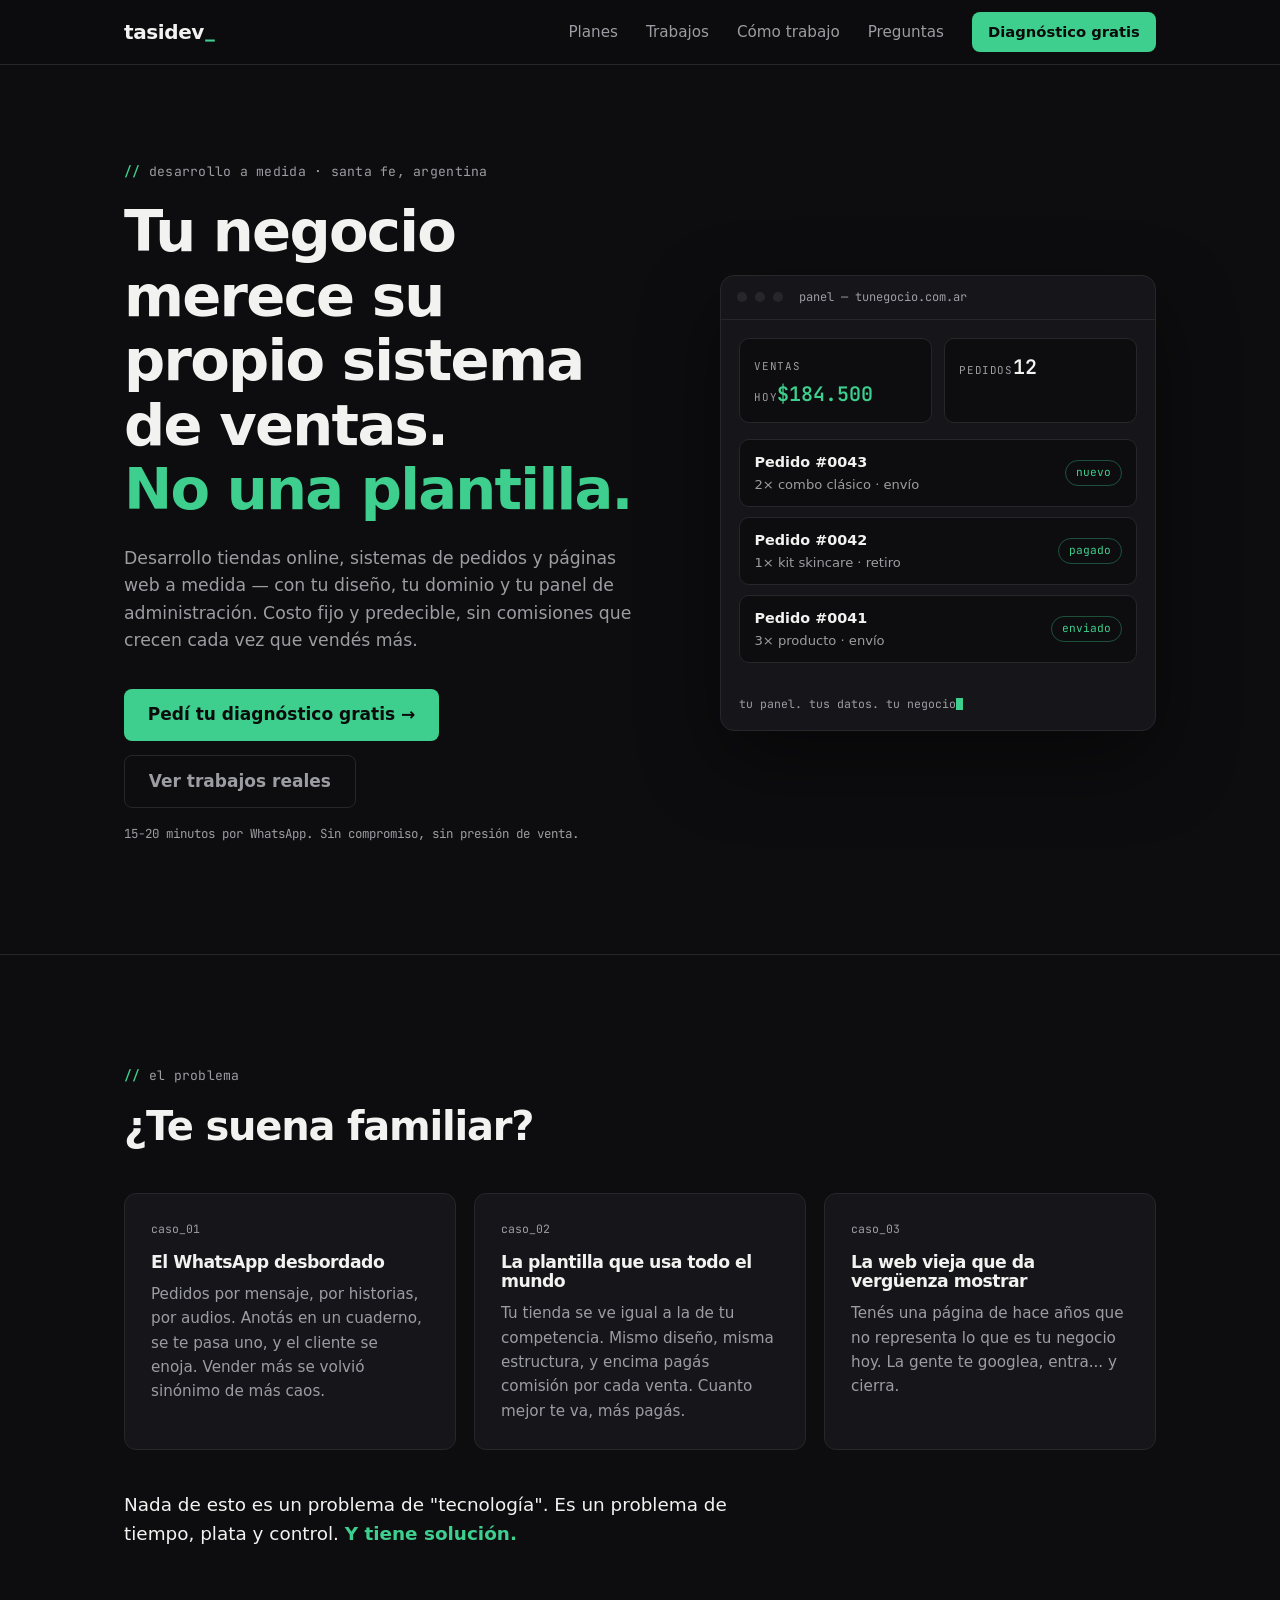
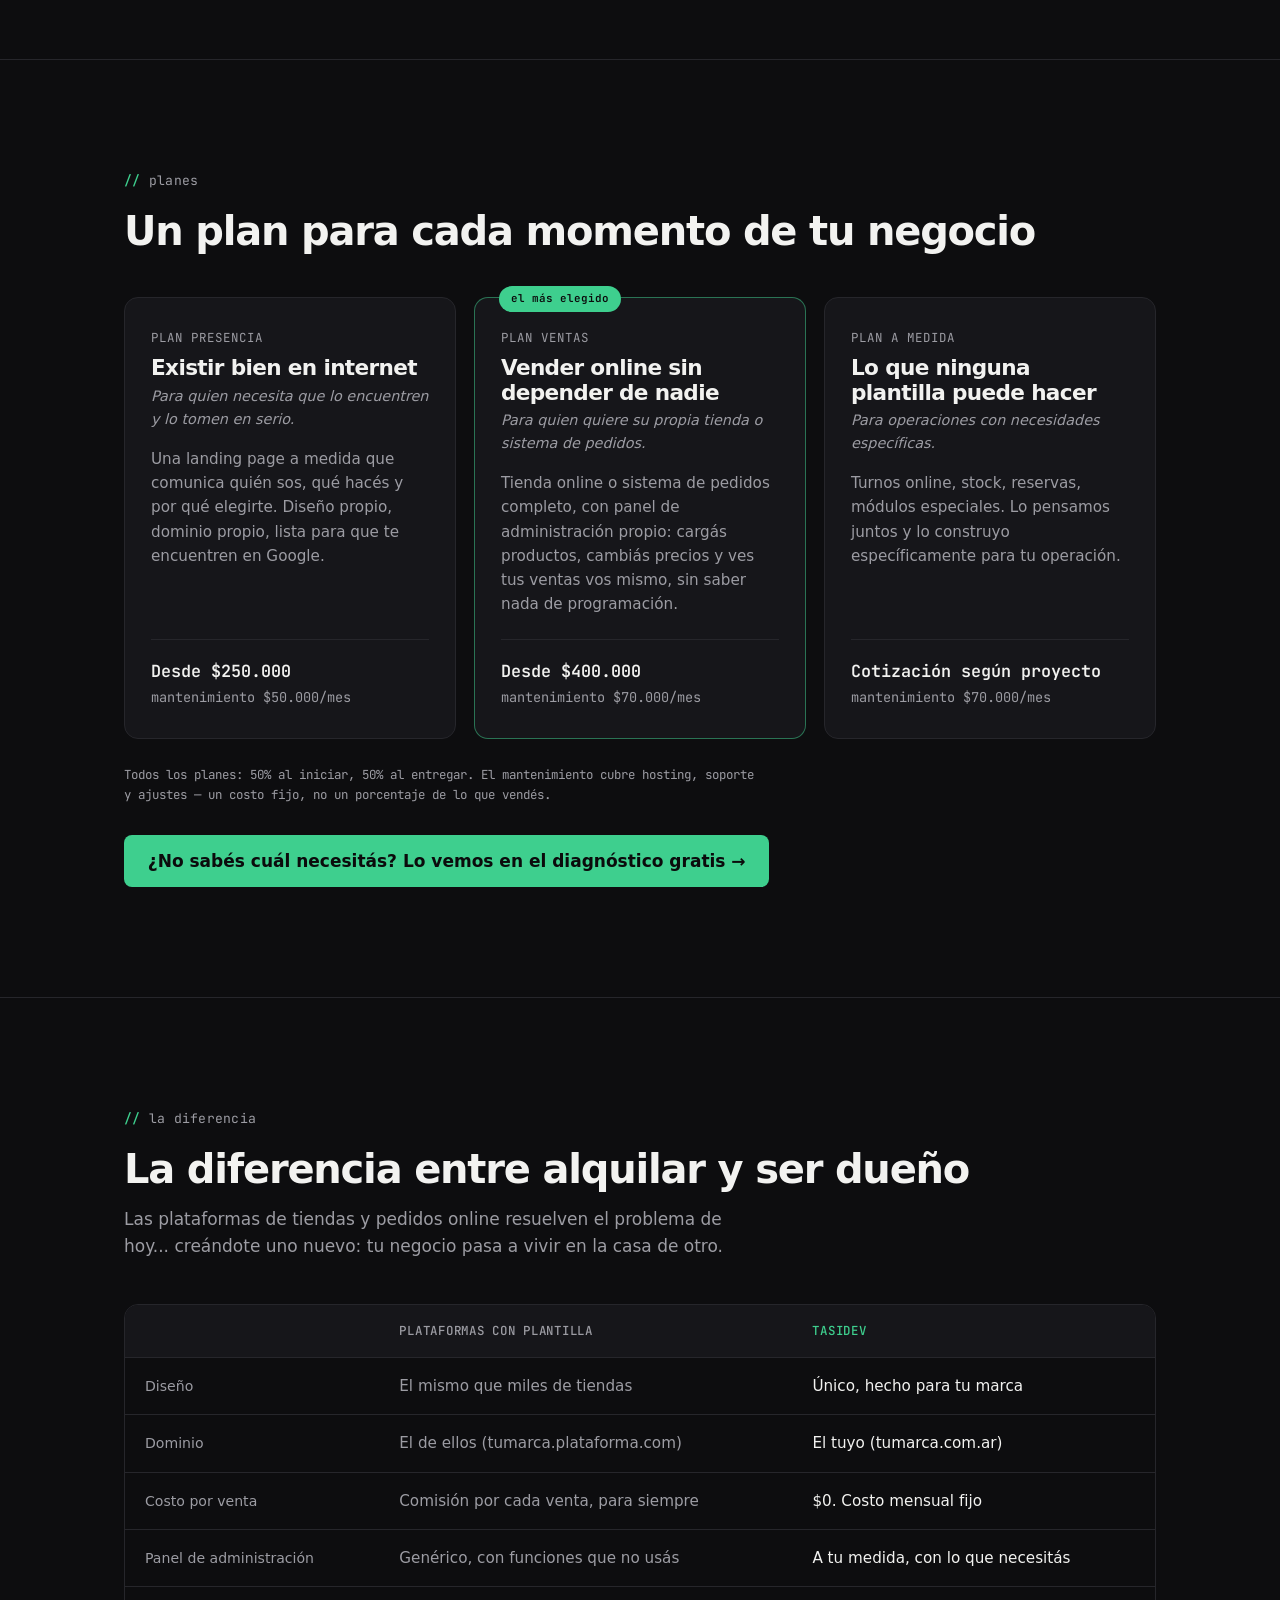
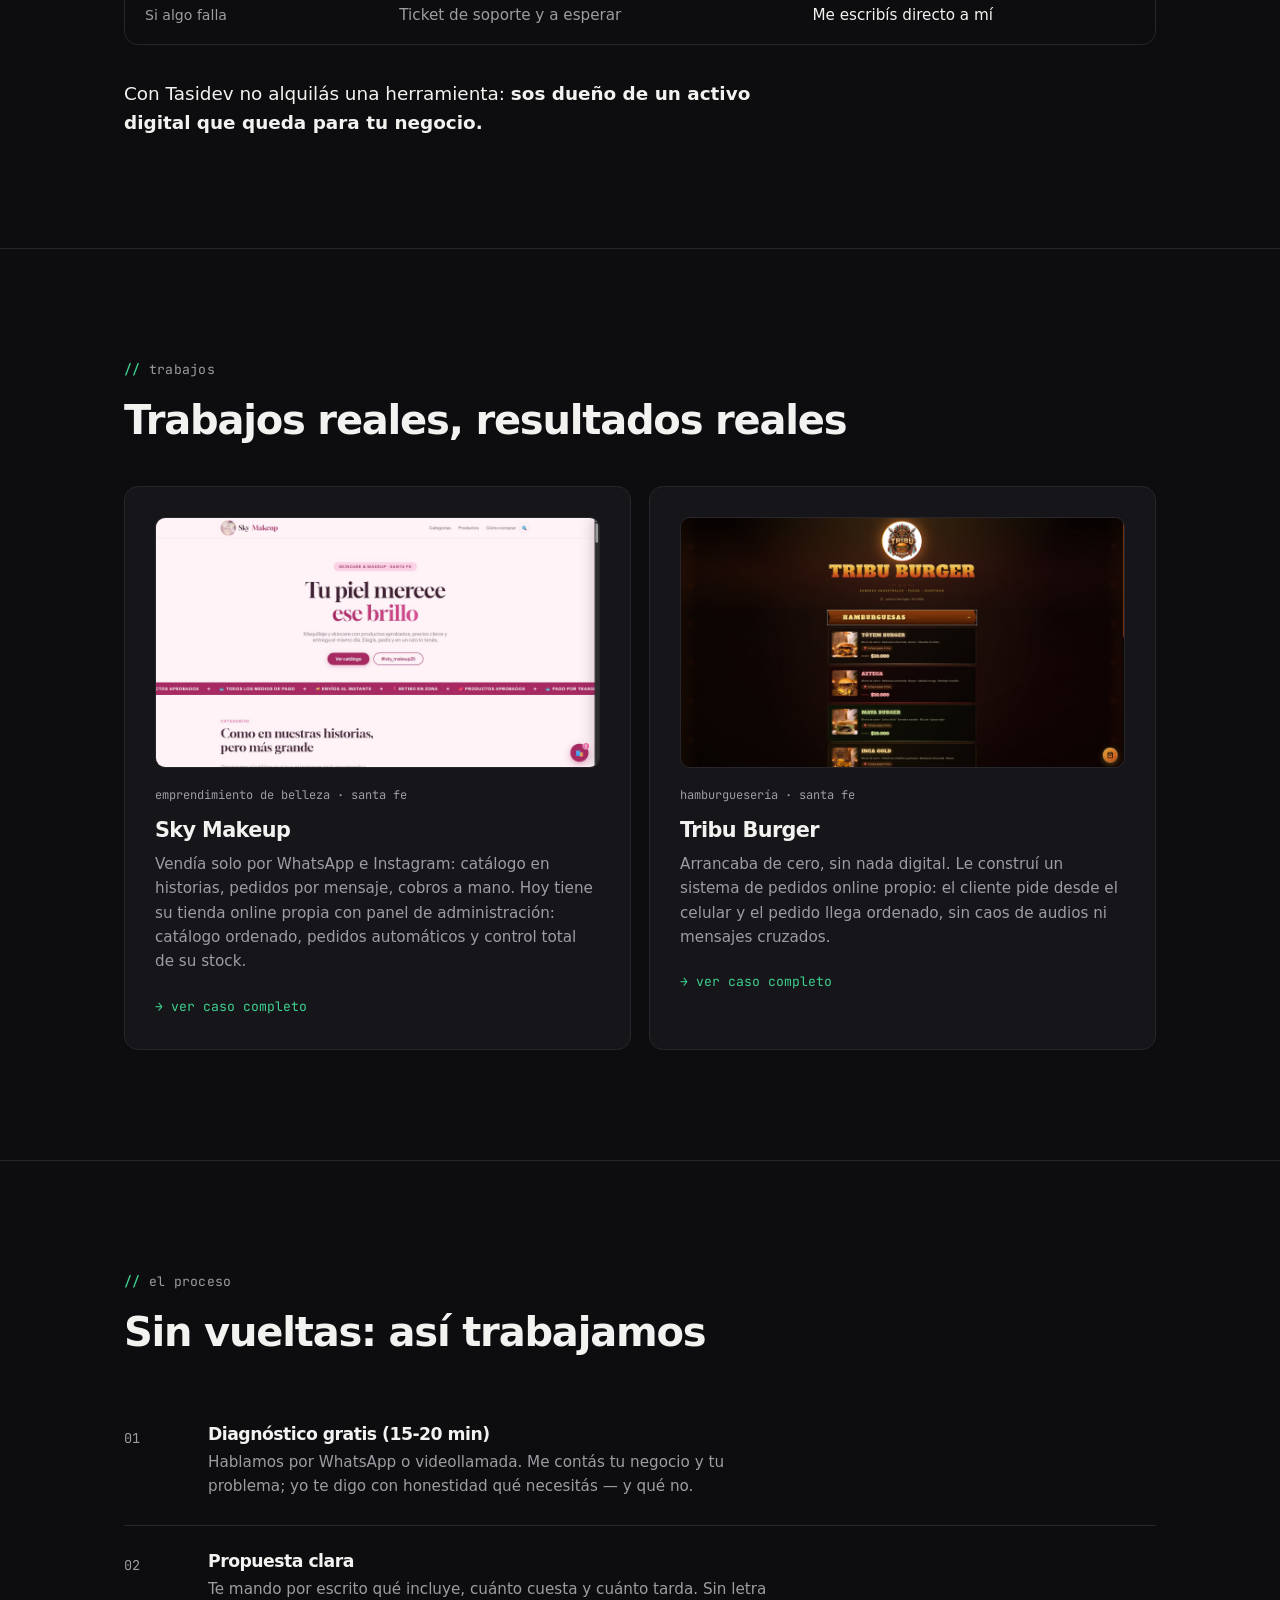
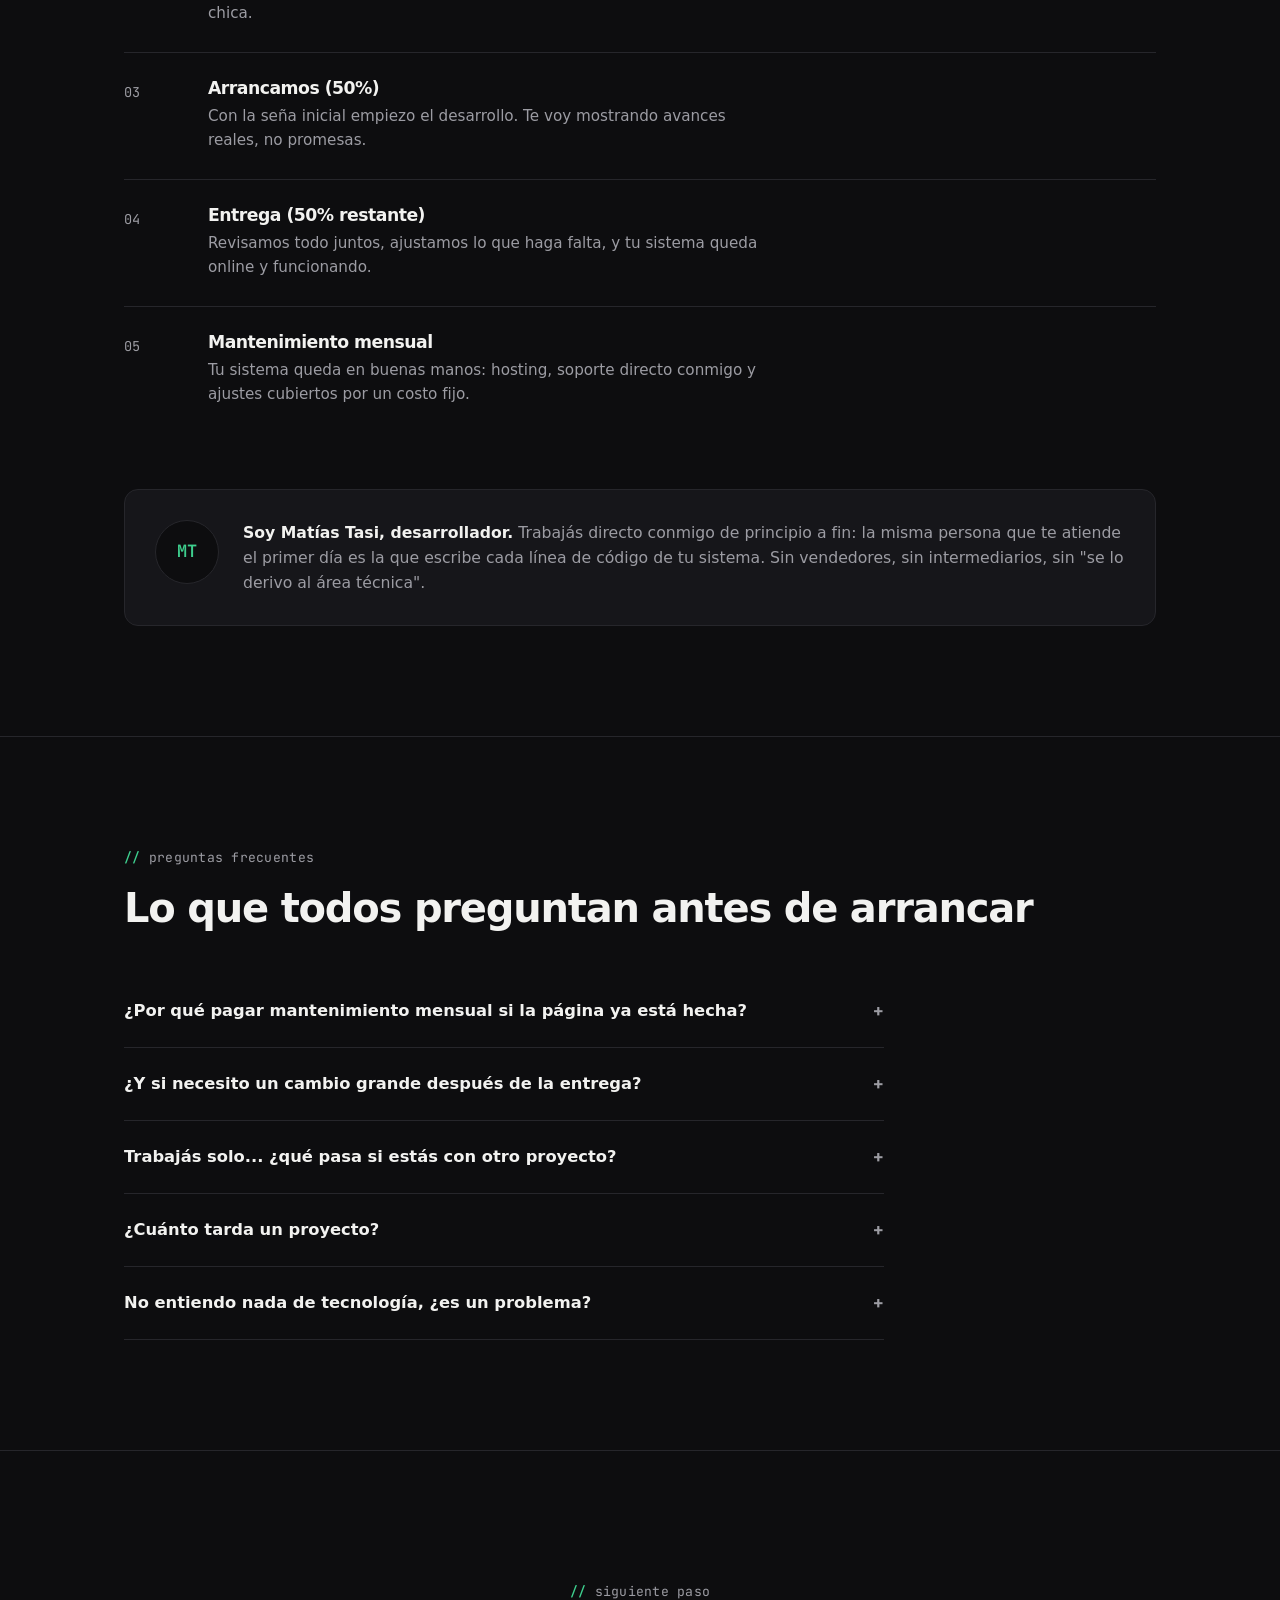
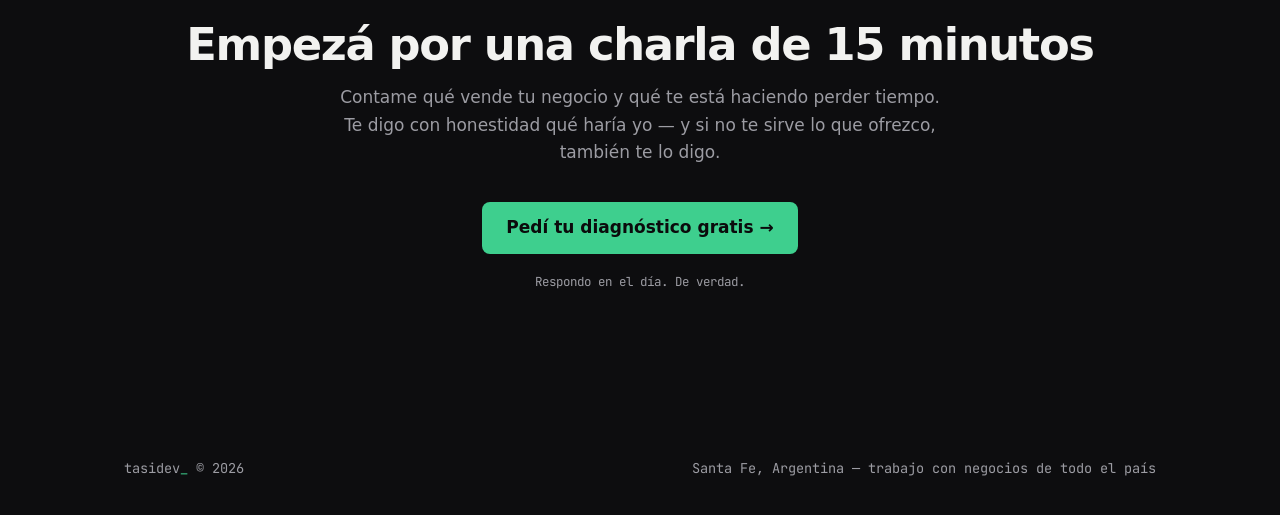
<file: index.html>
<!DOCTYPE html>
<html lang="es">
<head>
<meta name="google-site-verification" content="PS1zG6v0tL_TmkrEyiHNj0bSGiIZiZyIJ7NPTrde_4I" />
<meta charset="UTF-8">
<meta name="viewport" content="width=device-width, initial-scale=1.0">
<title>Tasidev — Sistemas de venta a medida para tu negocio</title>
<meta name="description" content="Tiendas online, sistemas de pedidos y páginas web a medida. Tu diseño, tu dominio, tu panel. Costo fijo, sin comisiones por venta.">
<link rel="canonical" href="https://tasidev.vercel.app/">
<link rel="icon" type="image/svg+xml" href="data:image/svg+xml,%3Csvg xmlns='http://www.w3.org/2000/svg' viewBox='0 0 100 100'%3E%3Crect width='100' height='100' rx='20' fill='%230D0D0F'/%3E%3Ctext x='50' y='68' font-family='monospace' font-size='52' font-weight='700' fill='%233ECF8E' text-anchor='middle'%3ET%3C/text%3E%3C/svg%3E">

<!-- Open Graph -->
<meta property="og:type" content="website">
<meta property="og:title" content="Tasidev — Tu propio sistema de ventas, no una plantilla">
<meta property="og:description" content="Tiendas online, sistemas de pedidos y páginas web a medida. Tu diseño, tu dominio, tu panel. Costo fijo, sin comisiones por venta.">
<meta property="og:url" content="https://tasidev.vercel.app/">
<meta property="og:locale" content="es_AR">
<meta property="og:site_name" content="Tasidev">

<!-- Twitter Card -->
<meta name="twitter:card" content="summary_large_image">
<meta name="twitter:title" content="Tasidev — Tu propio sistema de ventas, no una plantilla">
<meta name="twitter:description" content="Tiendas online, sistemas de pedidos y páginas web a medida. Costo fijo, sin comisiones por venta.">

<!-- Datos estructurados: negocio local -->
<script type="application/ld+json">
{
  "@context": "https://schema.org",
  "@type": "ProfessionalService",
  "name": "Tasidev",
  "description": "Desarrollo de tiendas online, sistemas de pedidos y páginas web a medida para negocios locales.",
  "url": "https://www.tasidev.com.ar/",
  "areaServed": "AR",
  "address": {
    "@type": "PostalAddress",
    "addressLocality": "Santa Fe",
    "addressCountry": "AR"
  },
  "founder": {
    "@type": "Person",
    "name": "Matías Ignacio Tasi"
  }
}
</script>

<link href="https://api.fontshare.com/v2/css?f[]=satoshi@400,500,700,900&display=swap" rel="stylesheet">
<link href="https://fonts.googleapis.com/css2?family=JetBrains+Mono:wght@400;500;600&display=swap" rel="stylesheet">
<link rel="stylesheet" href="/styles.css">
<!-- Google Analytics -->
<script async src="https://www.googletagmanager.com/gtag/js?id=G-D98WBKCW3M"></script>
<script>
  window.dataLayer = window.dataLayer || [];
  function gtag(){dataLayer.push(arguments);}
  gtag('js', new Date());
  gtag('config', 'G-D98WBKCW3M');
</script>
</head>
<body>

<header>
  <div class="wrap nav">
    <a class="logo" href="#top">tasidev<span class="tick">_</span></a>
    <nav class="nav-links">
      <a href="#planes">Planes</a>
      <a href="#casos">Trabajos</a>
      <a href="#proceso">Cómo trabajo</a>
      <a href="#faq">Preguntas</a>
      <a class="btn" href="https://wa.me/5493426264360?text=Hola%20Mat%C3%ADas!%20Quiero%20coordinar%20el%20diagn%C3%B3stico%20gratis%20para%20mi%20negocio.">Diagnóstico gratis</a>
    </nav>
  </div>
</header>

<!-- HERO -->
<section class="hero" id="top">
  <div class="wrap hero-grid">
    <div>
      <span class="eyebrow"><b>//</b> desarrollo a medida · santa fe, argentina</span>
      <h1>Tu negocio merece su propio sistema de ventas.<br><span class="accent">No una plantilla.</span></h1>
      <p class="sub">Desarrollo tiendas online, sistemas de pedidos y páginas web a medida — con tu diseño, tu dominio y tu panel de administración. Costo fijo y predecible, sin comisiones que crecen cada vez que vendés más.</p>
      <div class="hero-ctas">
        <a class="btn" href="https://wa.me/5493426264360?text=Hola%20Mat%C3%ADas!%20Quiero%20coordinar%20el%20diagn%C3%B3stico%20gratis%20para%20mi%20negocio.">Pedí tu diagnóstico gratis →</a>
        <a class="btn btn-ghost" href="#casos">Ver trabajos reales</a>
      </div>
      <p class="micro">15-20 minutos por WhatsApp. Sin compromiso, sin presión de venta.</p>
    </div>
    <div class="panel" aria-hidden="true">
      <div class="panel-bar">
        <span class="dot"></span><span class="dot"></span><span class="dot"></span>
        <span class="title">panel — tunegocio.com.ar</span>
      </div>
      <div class="panel-body">
        <div class="stat-row">
          <div class="stat"><span class="k">Ventas hoy</span><span class="v g">$184.500</span></div>
          <div class="stat"><span class="k">Pedidos</span><span class="v">12</span></div>
        </div>
        <div class="order"><div><div class="who">Pedido #0043</div><div class="what">2× combo clásico · envío</div></div><span class="st">nuevo</span></div>
        <div class="order"><div><div class="who">Pedido #0042</div><div class="what">1× kit skincare · retiro</div></div><span class="st">pagado</span></div>
        <div class="order"><div><div class="who">Pedido #0041</div><div class="what">3× producto · envío</div></div><span class="st">enviado</span></div>
      </div>
      <div class="panel-foot">tu panel. tus datos. tu negocio<span class="cursor"></span></div>
    </div>
  </div>
</section>

<!-- PROBLEMA -->
<section>
  <div class="wrap">
    <span class="eyebrow"><b>//</b> el problema</span>
    <h2>¿Te suena familiar?</h2>
    <div class="cards3">
      <div class="card">
        <span class="tag">caso_01</span>
        <h3>El WhatsApp desbordado</h3>
        <p>Pedidos por mensaje, por historias, por audios. Anotás en un cuaderno, se te pasa uno, y el cliente se enoja. Vender más se volvió sinónimo de más caos.</p>
      </div>
      <div class="card">
        <span class="tag">caso_02</span>
        <h3>La plantilla que usa todo el mundo</h3>
        <p>Tu tienda se ve igual a la de tu competencia. Mismo diseño, misma estructura, y encima pagás comisión por cada venta. Cuanto mejor te va, más pagás.</p>
      </div>
      <div class="card">
        <span class="tag">caso_03</span>
        <h3>La web vieja que da vergüenza mostrar</h3>
        <p>Tenés una página de hace años que no representa lo que es tu negocio hoy. La gente te googlea, entra... y cierra.</p>
      </div>
    </div>
    <p class="problema-cierre">Nada de esto es un problema de "tecnología". Es un problema de tiempo, plata y control. <b>Y tiene solución.</b></p>
  </div>
</section>

<!-- PLANES -->
<section id="planes">
  <div class="wrap">
    <span class="eyebrow"><b>//</b> planes</span>
    <h2>Un plan para cada momento de tu negocio</h2>
    <div class="planes">
      <div class="plan">
        <span class="nombre">Plan Presencia</span>
        <h3>Existir bien en internet</h3>
        <p class="para">Para quien necesita que lo encuentren y lo tomen en serio.</p>
        <p class="desc">Una landing page a medida que comunica quién sos, qué hacés y por qué elegirte. Diseño propio, dominio propio, lista para que te encuentren en Google.</p>
        <div class="precio"><span class="n">Desde $250.000</span>mantenimiento $50.000/mes</div>
      </div>
      <div class="plan featured">
        <span class="badge">el más elegido</span>
        <span class="nombre">Plan Ventas</span>
        <h3>Vender online sin depender de nadie</h3>
        <p class="para">Para quien quiere su propia tienda o sistema de pedidos.</p>
        <p class="desc">Tienda online o sistema de pedidos completo, con panel de administración propio: cargás productos, cambiás precios y ves tus ventas vos mismo, sin saber nada de programación.</p>
        <div class="precio"><span class="n">Desde $400.000</span>mantenimiento $70.000/mes</div>
      </div>
      <div class="plan">
        <span class="nombre">Plan a Medida</span>
        <h3>Lo que ninguna plantilla puede hacer</h3>
        <p class="para">Para operaciones con necesidades específicas.</p>
        <p class="desc">Turnos online, stock, reservas, módulos especiales. Lo pensamos juntos y lo construyo específicamente para tu operación.</p>
        <div class="precio"><span class="n">Cotización según proyecto</span>mantenimiento $70.000/mes</div>
      </div>
    </div>
    <p class="planes-micro">Todos los planes: 50% al iniciar, 50% al entregar. El mantenimiento cubre hosting, soporte y ajustes — un costo fijo, no un porcentaje de lo que vendés.</p>
    <div class="planes-cta">
      <a class="btn" href="https://wa.me/5493426264360?text=Hola%20Mat%C3%ADas!%20No%20s%C3%A9%20qu%C3%A9%20plan%20necesito%2C%20quiero%20el%20diagn%C3%B3stico%20gratis.">¿No sabés cuál necesitás? Lo vemos en el diagnóstico gratis →</a>
    </div>
  </div>
</section>

<!-- DIFERENCIADOR -->
<section>
  <div class="wrap">
    <span class="eyebrow"><b>//</b> la diferencia</span>
    <h2>La diferencia entre alquilar y ser dueño</h2>
    <p class="lede">Las plataformas de tiendas y pedidos online resuelven el problema de hoy... creándote uno nuevo: tu negocio pasa a vivir en la casa de otro.</p>
    <div class="tabla">
      <table>
        <thead>
          <tr><th></th><th>Plataformas con plantilla</th><th>Tasidev</th></tr>
        </thead>
        <tbody>
          <tr><td>Diseño</td><td>El mismo que miles de tiendas</td><td>Único, hecho para tu marca</td></tr>
          <tr><td>Dominio</td><td>El de ellos (tumarca.plataforma.com)</td><td>El tuyo (tumarca.com.ar)</td></tr>
          <tr><td>Costo por venta</td><td>Comisión por cada venta, para siempre</td><td>$0. Costo mensual fijo</td></tr>
          <tr><td>Panel de administración</td><td>Genérico, con funciones que no usás</td><td>A tu medida, con lo que necesitás</td></tr>
          <tr><td>Si algo falla</td><td>Ticket de soporte y a esperar</td><td>Me escribís directo a mí</td></tr>
        </tbody>
      </table>
    </div>
    <p class="tabla-cierre">Con Tasidev no alquilás una herramienta: <b>sos dueño de un activo digital que queda para tu negocio.</b></p>
  </div>
</section>

<!-- CASOS -->
<section id="casos">
  <div class="wrap">
    <span class="eyebrow"><b>//</b> trabajos</span>
    <h2>Trabajos reales, resultados reales</h2>
    <div class="casos">
      <a class="caso" href="/casos/sky-makeup">
        <div class="caso-thumb"><img src="/assets/sky-makeup.jpg" alt="Tienda online Sky Makeup" loading="lazy"></div>
        <span class="rubro">emprendimiento de belleza · santa fe</span>
        <h3>Sky Makeup</h3>
        <p>Vendía solo por WhatsApp e Instagram: catálogo en historias, pedidos por mensaje, cobros a mano. Hoy tiene su tienda online propia con panel de administración: catálogo ordenado, pedidos automáticos y control total de su stock.</p>
        <span class="ver">→ ver caso completo</span>
      </a>
      <a class="caso" href="/casos/tribu-burger">
        <div class="caso-thumb"><img src="/assets/tribu-burger.jpg" alt="Sistema de pedidos online Tribu Burger" loading="lazy"></div>
        <span class="rubro">hamburguesería · santa fe</span>
        <h3>Tribu Burger</h3>
        <p>Arrancaba de cero, sin nada digital. Le construí un sistema de pedidos online propio: el cliente pide desde el celular y el pedido llega ordenado, sin caos de audios ni mensajes cruzados.</p>
        <span class="ver">→ ver caso completo</span>
      </a>
    </div>
  </div>
</section>

<!-- PROCESO -->
<section id="proceso">
  <div class="wrap">
    <span class="eyebrow"><b>//</b> el proceso</span>
    <h2>Sin vueltas: así trabajamos</h2>
    <div class="pasos">
      <div class="paso"><span class="num">01</span><div><h3>Diagnóstico gratis (15-20 min)</h3><p>Hablamos por WhatsApp o videollamada. Me contás tu negocio y tu problema; yo te digo con honestidad qué necesitás — y qué no.</p></div></div>
      <div class="paso"><span class="num">02</span><div><h3>Propuesta clara</h3><p>Te mando por escrito qué incluye, cuánto cuesta y cuánto tarda. Sin letra chica.</p></div></div>
      <div class="paso"><span class="num">03</span><div><h3>Arrancamos (50%)</h3><p>Con la seña inicial empiezo el desarrollo. Te voy mostrando avances reales, no promesas.</p></div></div>
      <div class="paso"><span class="num">04</span><div><h3>Entrega (50% restante)</h3><p>Revisamos todo juntos, ajustamos lo que haga falta, y tu sistema queda online y funcionando.</p></div></div>
      <div class="paso"><span class="num">05</span><div><h3>Mantenimiento mensual</h3><p>Tu sistema queda en buenas manos: hosting, soporte directo conmigo y ajustes cubiertos por un costo fijo.</p></div></div>
    </div>
    <div class="nota-personal">
      <div class="avatar">MT</div>
      <p><b>Soy Matías Tasi, desarrollador.</b> Trabajás directo conmigo de principio a fin: la misma persona que te atiende el primer día es la que escribe cada línea de código de tu sistema. Sin vendedores, sin intermediarios, sin "se lo derivo al área técnica".</p>
    </div>
  </div>
</section>

<!-- FAQ -->
<section id="faq">
  <div class="wrap">
    <span class="eyebrow"><b>//</b> preguntas frecuentes</span>
    <h2>Lo que todos preguntan antes de arrancar</h2>
    <div class="faqs">
      <details>
        <summary>¿Por qué pagar mantenimiento mensual si la página ya está hecha?</summary>
        <p>Porque un sistema online vivo necesita hosting, actualizaciones de seguridad y soporte. El mantenimiento cubre todo eso con un costo fijo — y te asegura que cuando necesités un ajuste, me escribís y lo resuelvo. Es la diferencia entre tener un sistema cuidado y tener una página abandonada.</p>
      </details>
      <details>
        <summary>¿Y si necesito un cambio grande después de la entrega?</summary>
        <p>Los ajustes chicos están cubiertos por el mantenimiento. Si querés sumar algo grande (un módulo nuevo, otra funcionalidad), lo cotizamos aparte, con la misma claridad del primer día.</p>
      </details>
      <details>
        <summary>Trabajás solo... ¿qué pasa si estás con otro proyecto?</summary>
        <p>Tomo pocos proyectos a la vez, justamente para que cada uno salga bien. Y tu sistema no depende de que yo esté conectado: una vez entregado, funciona solo — el panel lo manejás vos.</p>
      </details>
      <details>
        <summary>¿Cuánto tarda un proyecto?</summary>
        <p>Depende del plan: una landing puede estar en 2-3 semanas; una tienda completa, entre 4 y 8. En la propuesta te doy el plazo concreto para tu caso.</p>
      </details>
      <details>
        <summary>No entiendo nada de tecnología, ¿es un problema?</summary>
        <p>Para nada — es lo normal. El panel de administración se diseña para que lo uses vos: si sabés usar WhatsApp, sabés usar tu sistema. Y te enseño a manejarlo en la entrega.</p>
      </details>
    </div>
  </div>
</section>

<!-- CTA FINAL -->
<section class="final" style="border-bottom:none">
  <div class="wrap">
    <span class="eyebrow" style="text-align:center"><b>//</b> siguiente paso</span>
    <h2>Empezá por una charla de 15 minutos</h2>
    <p class="lede">Contame qué vende tu negocio y qué te está haciendo perder tiempo. Te digo con honestidad qué haría yo — y si no te sirve lo que ofrezco, también te lo digo.</p>
    <a class="btn" href="https://wa.me/5493426264360?text=Hola%20Mat%C3%ADas!%20Quiero%20coordinar%20el%20diagn%C3%B3stico%20gratis%20para%20mi%20negocio.">Pedí tu diagnóstico gratis →</a>
    <p class="micro">Respondo en el día. De verdad.</p>
  </div>
</section>

<footer>
  <div class="wrap">
    <span>tasidev<span style="color:var(--green)">_</span> © 2026</span>
    <span>Santa Fe, Argentina — trabajo con negocios de todo el país</span>
  </div>
</footer>

</body>
</html>
</file>
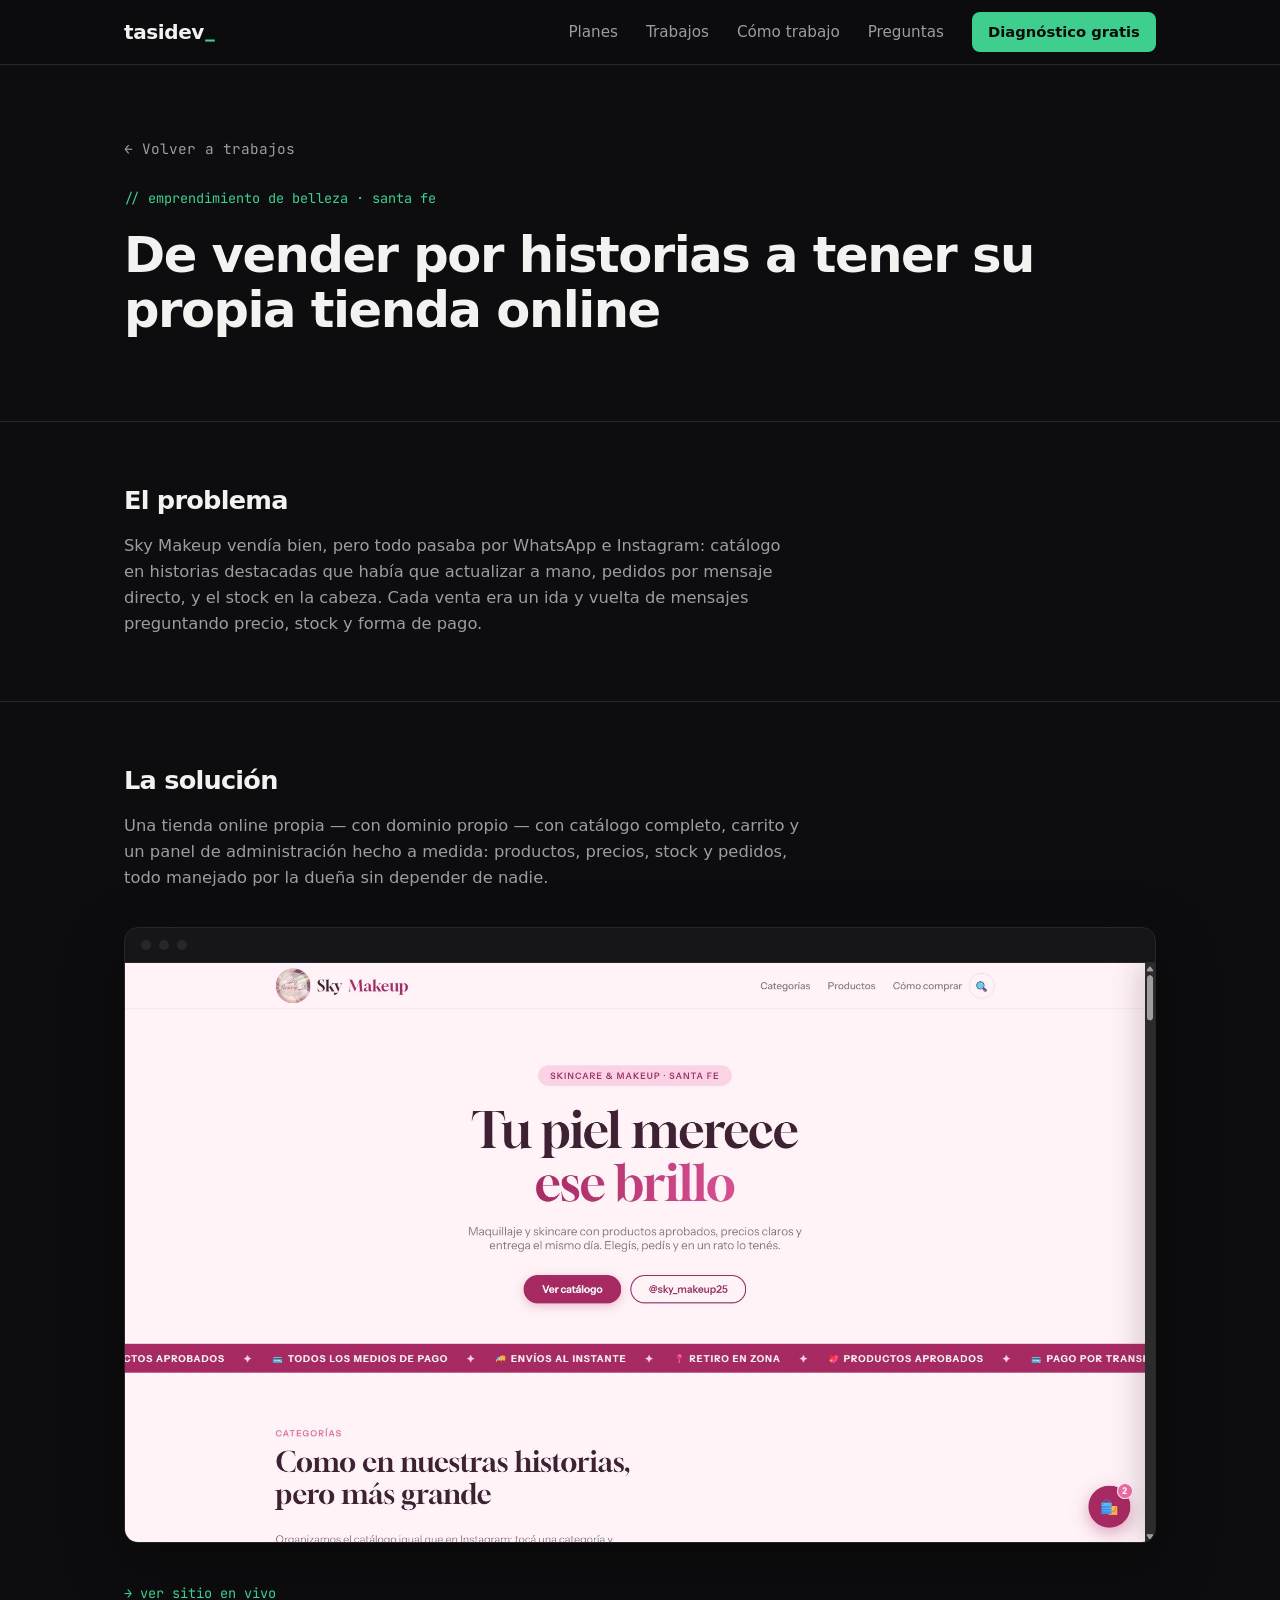
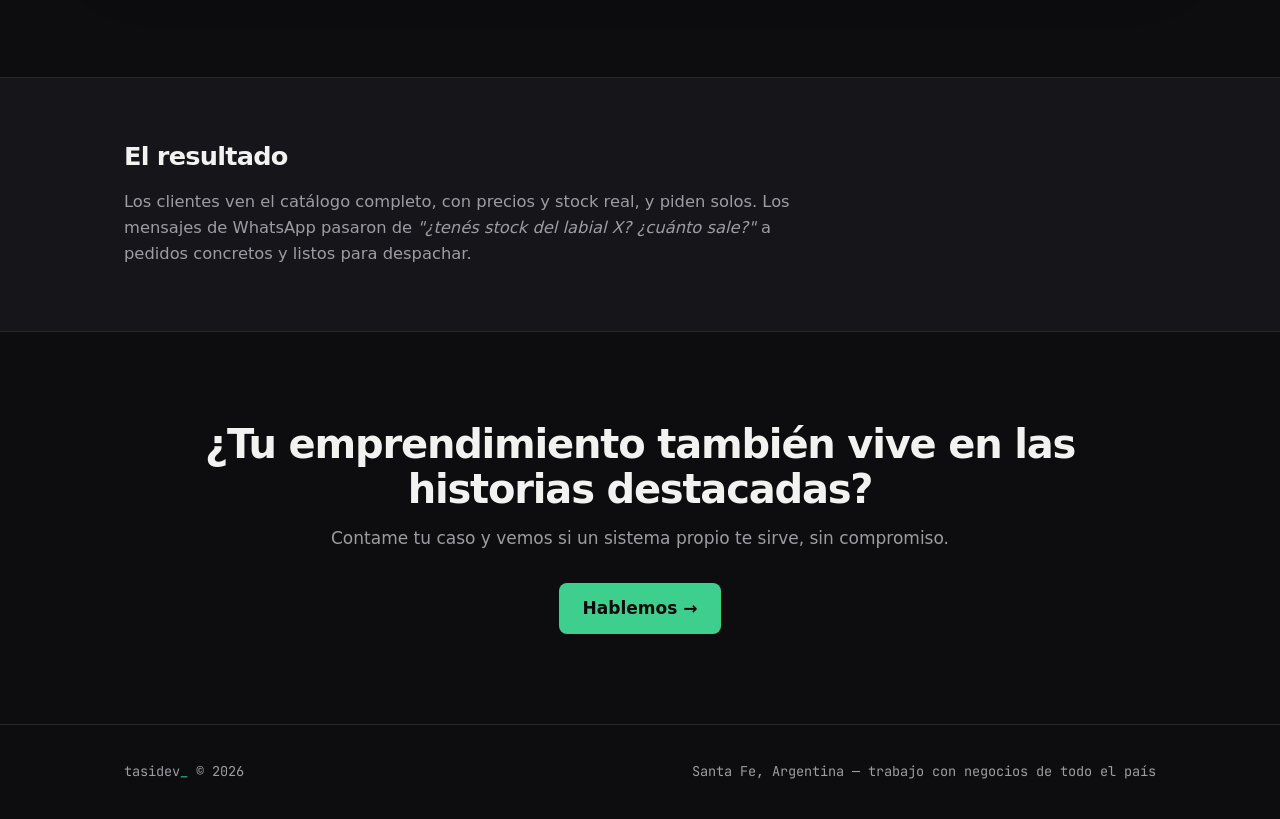
<file: casos/sky-makeup/index.html>
<!DOCTYPE html>
<html lang="es">
<head>
<meta name="google-site-verification" content="PS1zG6v0tL_TmkrEyiHNj0bSGiIZiZyIJ7NPTrde_4I" />
<meta charset="UTF-8">
<meta name="viewport" content="width=device-width, initial-scale=1.0">
<title>Sky Makeup — Caso de éxito | Tasidev</title>
<meta name="description" content="Cómo Sky Makeup pasó de vender por historias de Instagram a tener su propia tienda online con panel de administración a medida.">
<link rel="canonical" href="https://tasidev.vercel.app/casos/sky-makeup">
<link rel="icon" type="image/svg+xml" href="data:image/svg+xml,%3Csvg xmlns='http://www.w3.org/2000/svg' viewBox='0 0 100 100'%3E%3Crect width='100' height='100' rx='20' fill='%230D0D0F'/%3E%3Ctext x='50' y='68' font-family='monospace' font-size='52' font-weight='700' fill='%233ECF8E' text-anchor='middle'%3ET%3C/text%3E%3C/svg%3E">
<link href="https://api.fontshare.com/v2/css?f[]=satoshi@400,500,700,900&display=swap" rel="stylesheet">
<link href="https://fonts.googleapis.com/css2?family=JetBrains+Mono:wght@400;500;600&display=swap" rel="stylesheet">
<link rel="stylesheet" href="/styles.css">
<!-- Google Analytics -->
<script async src="https://www.googletagmanager.com/gtag/js?id=G-D98WBKCW3M"></script>
<script>
  window.dataLayer = window.dataLayer || [];
  function gtag(){dataLayer.push(arguments);}
  gtag('js', new Date());
  gtag('config', 'G-D98WBKCW3M');
</script>
</head>
<body>

<header>
  <div class="wrap nav">
    <a class="logo" href="/">tasidev<span class="tick">_</span></a>
    <nav class="nav-links">
      <a href="/#planes">Planes</a>
      <a href="/#casos">Trabajos</a>
      <a href="/#proceso">Cómo trabajo</a>
      <a href="/#faq">Preguntas</a>
      <a class="btn" href="https://wa.me/5493426264360?text=Hola%20Mat%C3%ADas!%20Quiero%20coordinar%20el%20diagn%C3%B3stico%20gratis%20para%20mi%20negocio.">Diagnóstico gratis</a>
    </nav>
  </div>
</header>

<section class="caso-hero">
  <div class="wrap">
    <a class="back-link" href="/#casos">← Volver a trabajos</a>
    <span class="rubro-tag">// emprendimiento de belleza · santa fe</span>
    <h1>De vender por historias a tener su propia tienda online</h1>
  </div>
</section>

<section class="caso-block">
  <div class="wrap">
    <h2>El problema</h2>
    <p>Sky Makeup vendía bien, pero todo pasaba por WhatsApp e Instagram: catálogo en historias destacadas que había que actualizar a mano, pedidos por mensaje directo, y el stock en la cabeza. Cada venta era un ida y vuelta de mensajes preguntando precio, stock y forma de pago.</p>
  </div>
</section>

<section class="caso-block">
  <div class="wrap">
    <h2>La solución</h2>
    <p>Una tienda online propia — con dominio propio — con catálogo completo, carrito y un panel de administración hecho a medida: productos, precios, stock y pedidos, todo manejado por la dueña sin depender de nadie.</p>
    <div class="browser-frame">
      <div class="browser-bar"><span class="dot"></span><span class="dot"></span><span class="dot"></span></div>
      <img src="/assets/sky-makeup.jpg" alt="Tienda online de Sky Makeup, hecha a medida por Tasidev">
    </div>
    <a class="live-link" href="https://skymakeup.mitsistemas.com.ar" target="_blank" rel="noopener">→ ver sitio en vivo</a>
  </div>
</section>

<section class="caso-block result">
  <div class="wrap">
    <h2>El resultado</h2>
    <p>Los clientes ven el catálogo completo, con precios y stock real, y piden solos. Los mensajes de WhatsApp pasaron de <em>"¿tenés stock del labial X? ¿cuánto sale?"</em> a pedidos concretos y listos para despachar.</p>
  </div>
</section>

<section class="caso-cta">
  <div class="wrap">
    <h2>¿Tu emprendimiento también vive en las historias destacadas?</h2>
    <p class="lede" style="margin:14px auto 30px">Contame tu caso y vemos si un sistema propio te sirve, sin compromiso.</p>
    <a class="btn" href="https://wa.me/5493426264360?text=Hola%20Mat%C3%ADas!%20Vi%20el%20caso%20de%20Sky%20Makeup%20y%20quiero%20coordinar%20mi%20diagn%C3%B3stico%20gratis.">Hablemos →</a>
  </div>
</section>

<footer>
  <div class="wrap">
    <span>tasidev<span style="color:var(--green)">_</span> © 2026</span>
    <span>Santa Fe, Argentina — trabajo con negocios de todo el país</span>
  </div>
</footer>

</body>
</html>
</file>
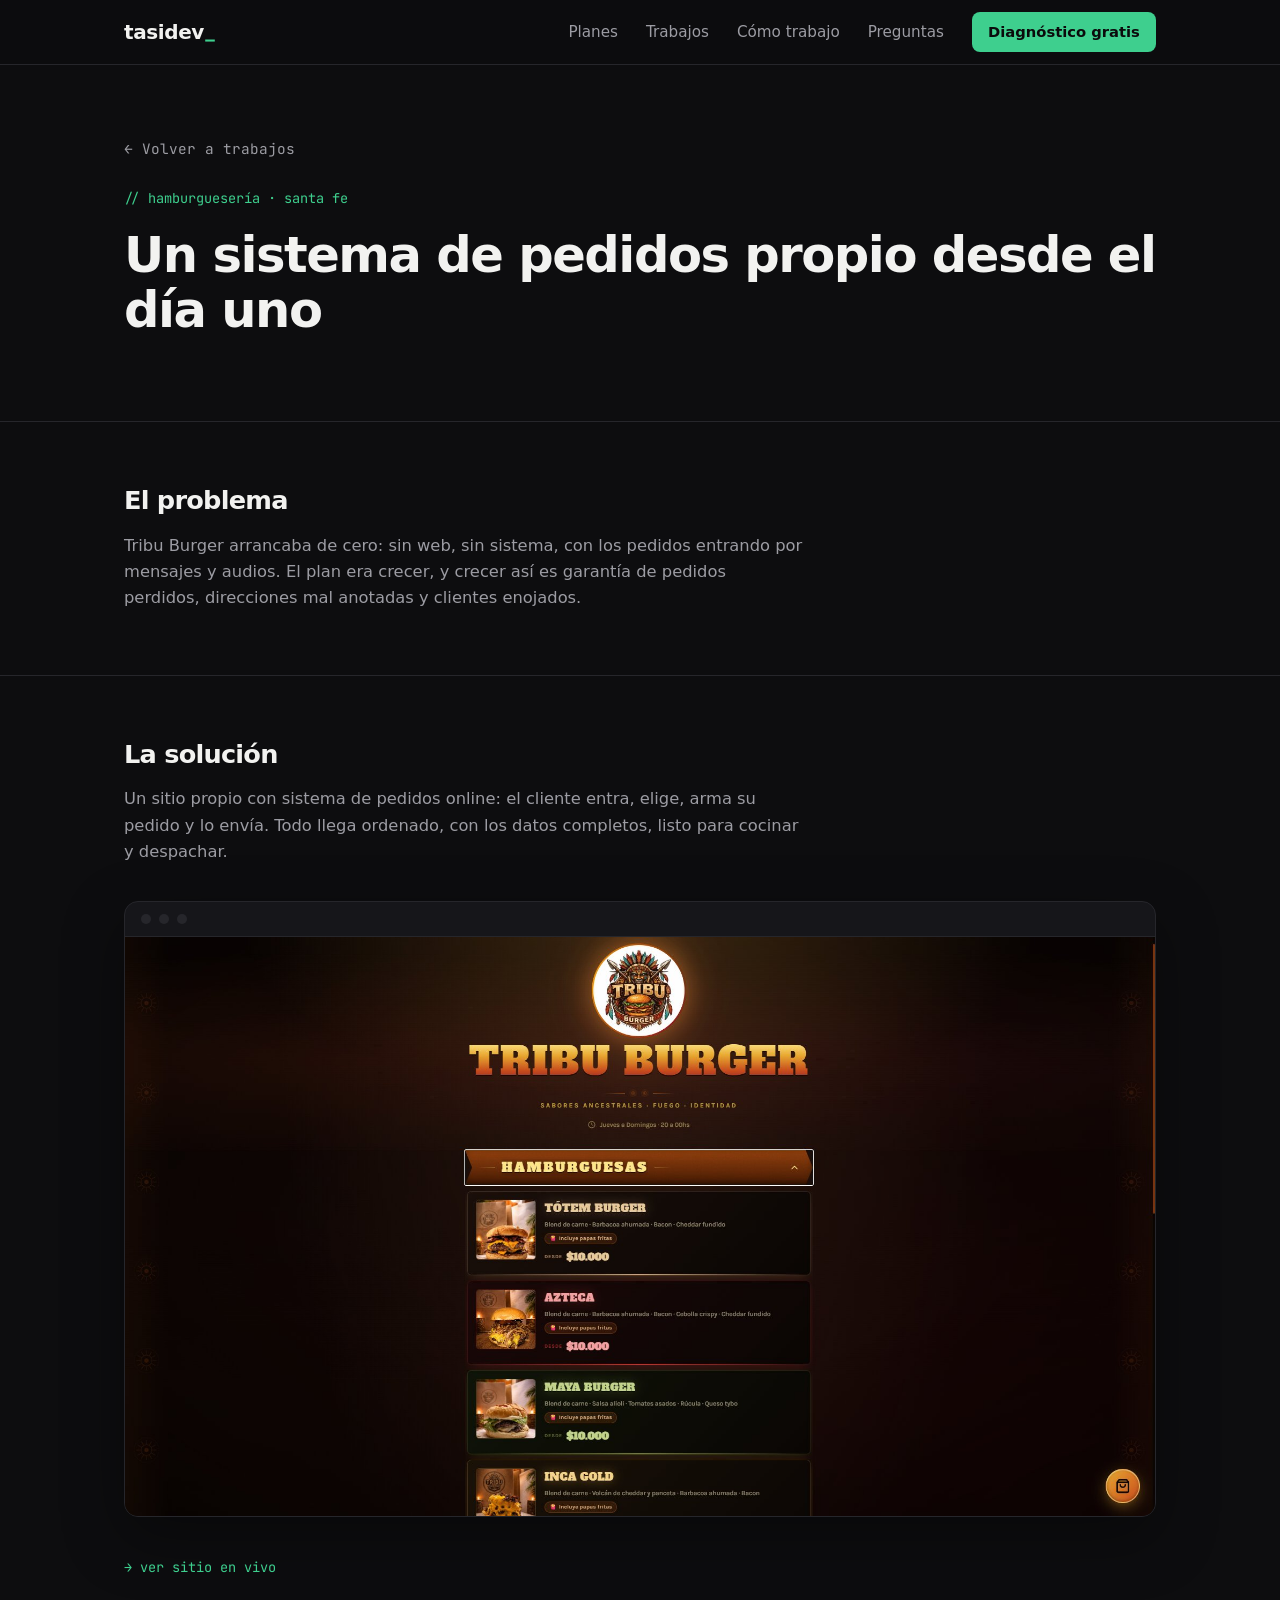
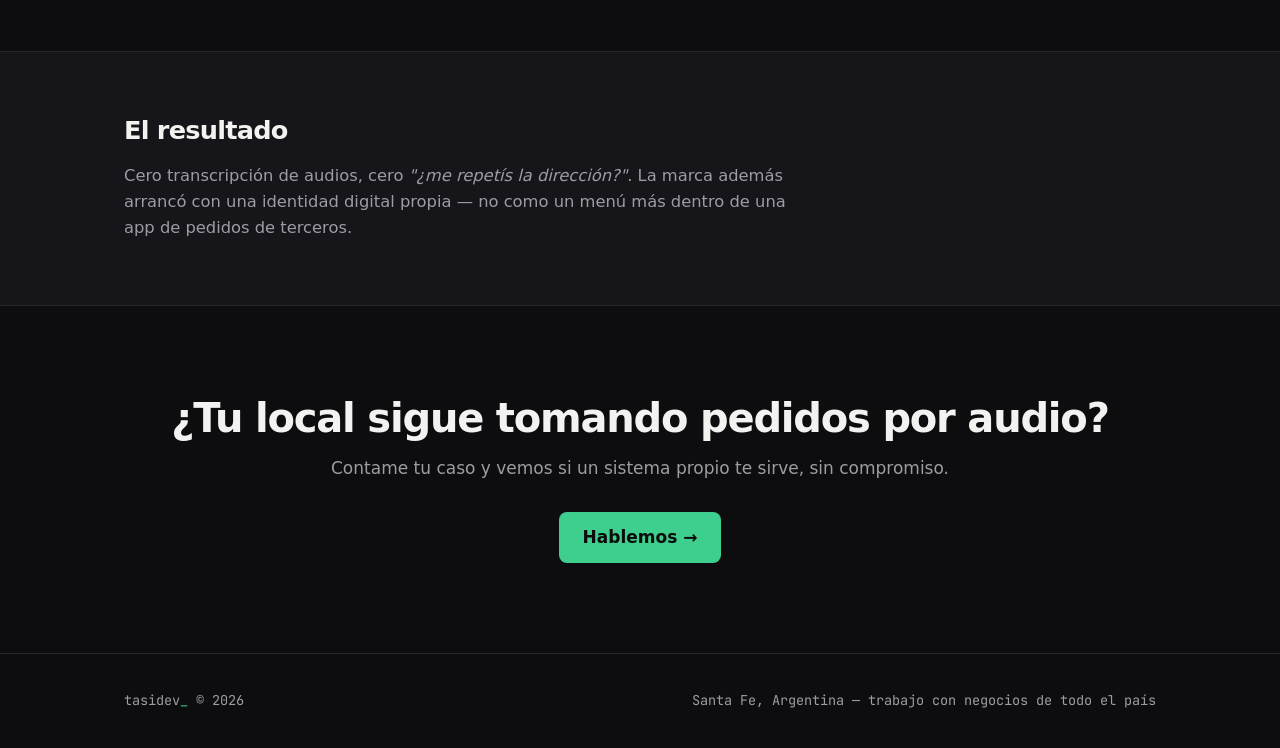
<file: casos/tribu-burger/index.html>
<!DOCTYPE html>
<html lang="es">
<head>
<meta name="google-site-verification" content="PS1zG6v0tL_TmkrEyiHNj0bSGiIZiZyIJ7NPTrde_4I" />
<meta charset="UTF-8">
<meta name="viewport" content="width=device-width, initial-scale=1.0">
<title>Tribu Burger — Caso de éxito | Tasidev</title>
<meta name="description" content="Cómo Tribu Burger arrancó desde cero con un sistema de pedidos online propio, sin depender de plataformas genéricas.">
<link rel="canonical" href="https://tasidev.vercel.app/casos/tribu-burger">
<link rel="icon" type="image/svg+xml" href="data:image/svg+xml,%3Csvg xmlns='http://www.w3.org/2000/svg' viewBox='0 0 100 100'%3E%3Crect width='100' height='100' rx='20' fill='%230D0D0F'/%3E%3Ctext x='50' y='68' font-family='monospace' font-size='52' font-weight='700' fill='%233ECF8E' text-anchor='middle'%3ET%3C/text%3E%3C/svg%3E">
<link href="https://api.fontshare.com/v2/css?f[]=satoshi@400,500,700,900&display=swap" rel="stylesheet">
<link href="https://fonts.googleapis.com/css2?family=JetBrains+Mono:wght@400;500;600&display=swap" rel="stylesheet">
<link rel="stylesheet" href="/styles.css">
<!-- Google Analytics -->
<script async src="https://www.googletagmanager.com/gtag/js?id=G-D98WBKCW3M"></script>
<script>
  window.dataLayer = window.dataLayer || [];
  function gtag(){dataLayer.push(arguments);}
  gtag('js', new Date());
  gtag('config', 'G-D98WBKCW3M');
</script>
</head>
<body>

<header>
  <div class="wrap nav">
    <a class="logo" href="/">tasidev<span class="tick">_</span></a>
    <nav class="nav-links">
      <a href="/#planes">Planes</a>
      <a href="/#casos">Trabajos</a>
      <a href="/#proceso">Cómo trabajo</a>
      <a href="/#faq">Preguntas</a>
      <a class="btn" href="https://wa.me/5493426264360?text=Hola%20Mat%C3%ADas!%20Quiero%20coordinar%20el%20diagn%C3%B3stico%20gratis%20para%20mi%20negocio.">Diagnóstico gratis</a>
    </nav>
  </div>
</header>

<section class="caso-hero">
  <div class="wrap">
    <a class="back-link" href="/#casos">← Volver a trabajos</a>
    <span class="rubro-tag">// hamburguesería · santa fe</span>
    <h1>Un sistema de pedidos propio desde el día uno</h1>
  </div>
</section>

<section class="caso-block">
  <div class="wrap">
    <h2>El problema</h2>
    <p>Tribu Burger arrancaba de cero: sin web, sin sistema, con los pedidos entrando por mensajes y audios. El plan era crecer, y crecer así es garantía de pedidos perdidos, direcciones mal anotadas y clientes enojados.</p>
  </div>
</section>

<section class="caso-block">
  <div class="wrap">
    <h2>La solución</h2>
    <p>Un sitio propio con sistema de pedidos online: el cliente entra, elige, arma su pedido y lo envía. Todo llega ordenado, con los datos completos, listo para cocinar y despachar.</p>
    <div class="browser-frame">
      <div class="browser-bar"><span class="dot"></span><span class="dot"></span><span class="dot"></span></div>
      <img src="/assets/tribu-burger.jpg" alt="Sistema de pedidos online de Tribu Burger, hecho a medida por Tasidev">
    </div>
    <a class="live-link" href="https://tribuburger.pages.dev" target="_blank" rel="noopener">→ ver sitio en vivo</a>
  </div>
</section>

<section class="caso-block result">
  <div class="wrap">
    <h2>El resultado</h2>
    <p>Cero transcripción de audios, cero <em>"¿me repetís la dirección?"</em>. La marca además arrancó con una identidad digital propia — no como un menú más dentro de una app de pedidos de terceros.</p>
  </div>
</section>

<section class="caso-cta">
  <div class="wrap">
    <h2>¿Tu local sigue tomando pedidos por audio?</h2>
    <p class="lede" style="margin:14px auto 30px">Contame tu caso y vemos si un sistema propio te sirve, sin compromiso.</p>
    <a class="btn" href="https://wa.me/5493426264360?text=Hola%20Mat%C3%ADas!%20Vi%20el%20caso%20de%20Tribu%20Burger%20y%20quiero%20coordinar%20mi%20diagn%C3%B3stico%20gratis.">Hablemos →</a>
  </div>
</section>

<footer>
  <div class="wrap">
    <span>tasidev<span style="color:var(--green)">_</span> © 2026</span>
    <span>Santa Fe, Argentina — trabajo con negocios de todo el país</span>
  </div>
</footer>

</body>
</html>
</file>
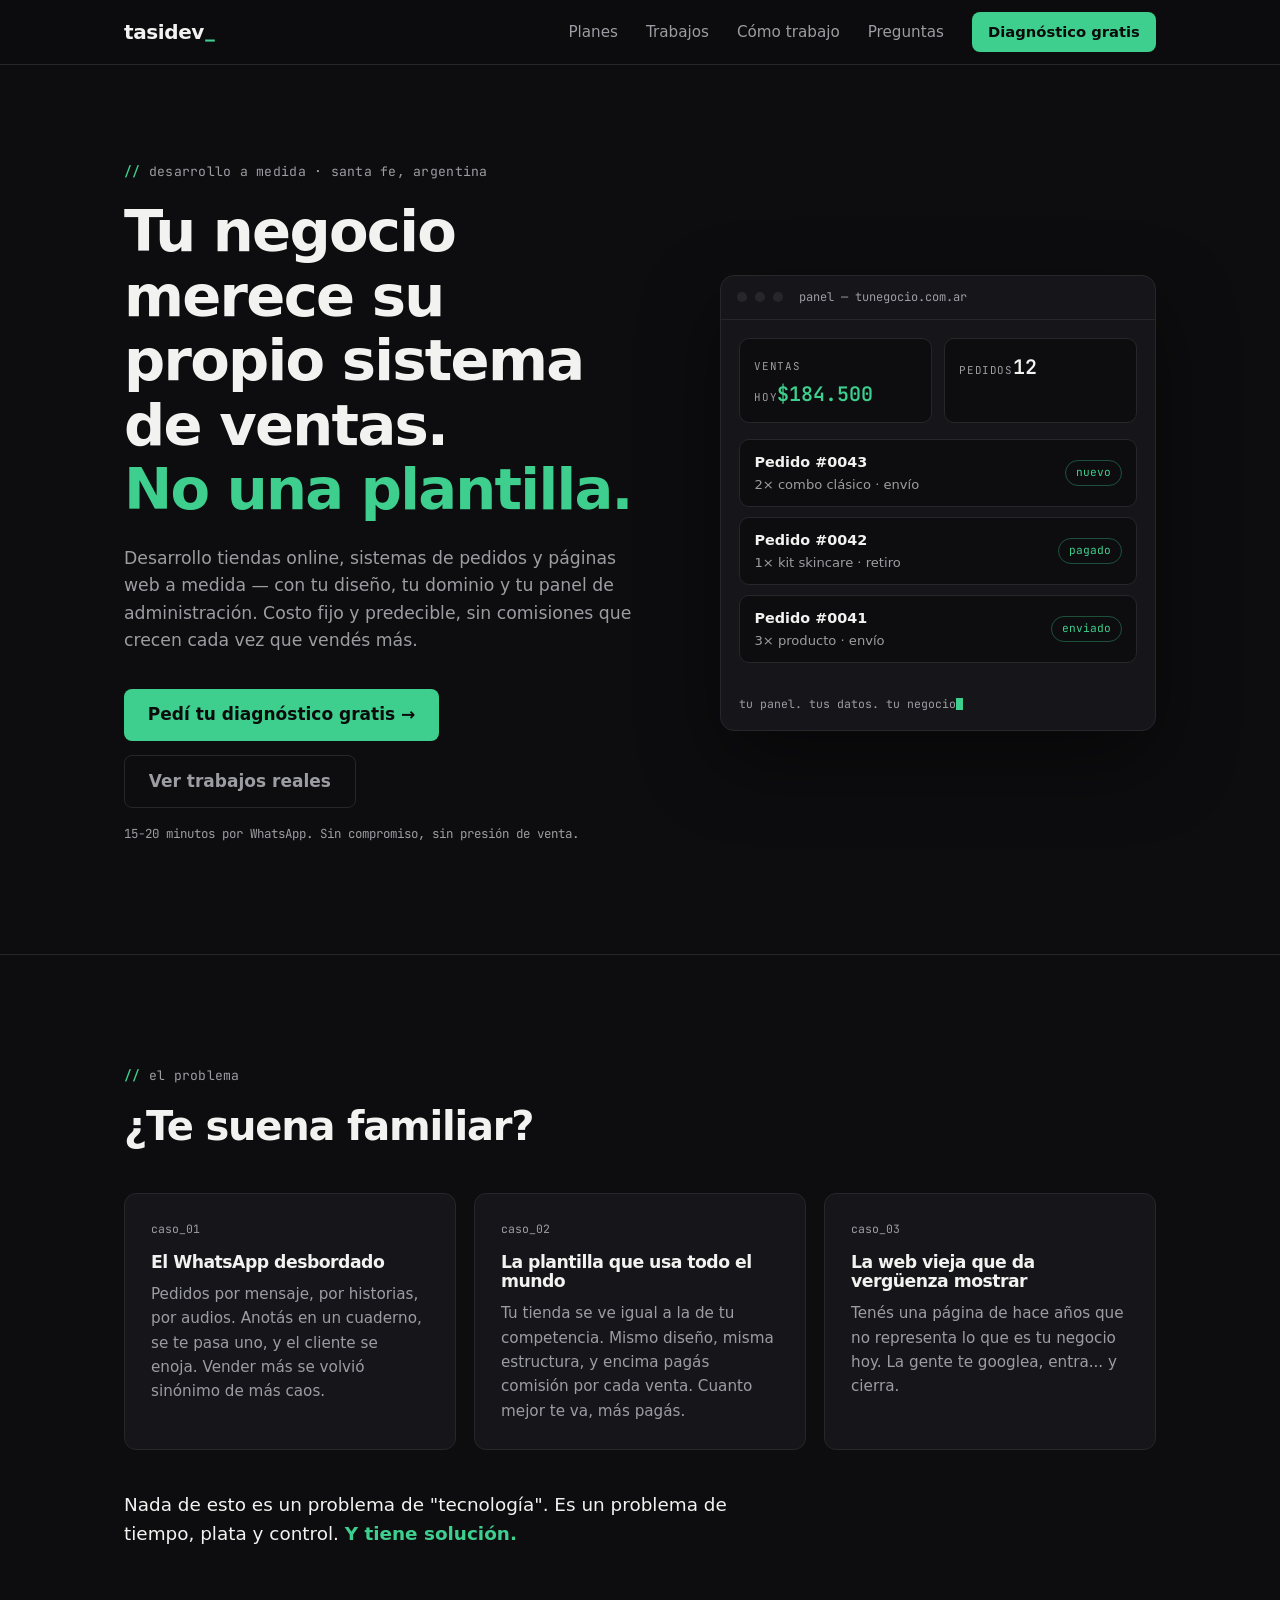
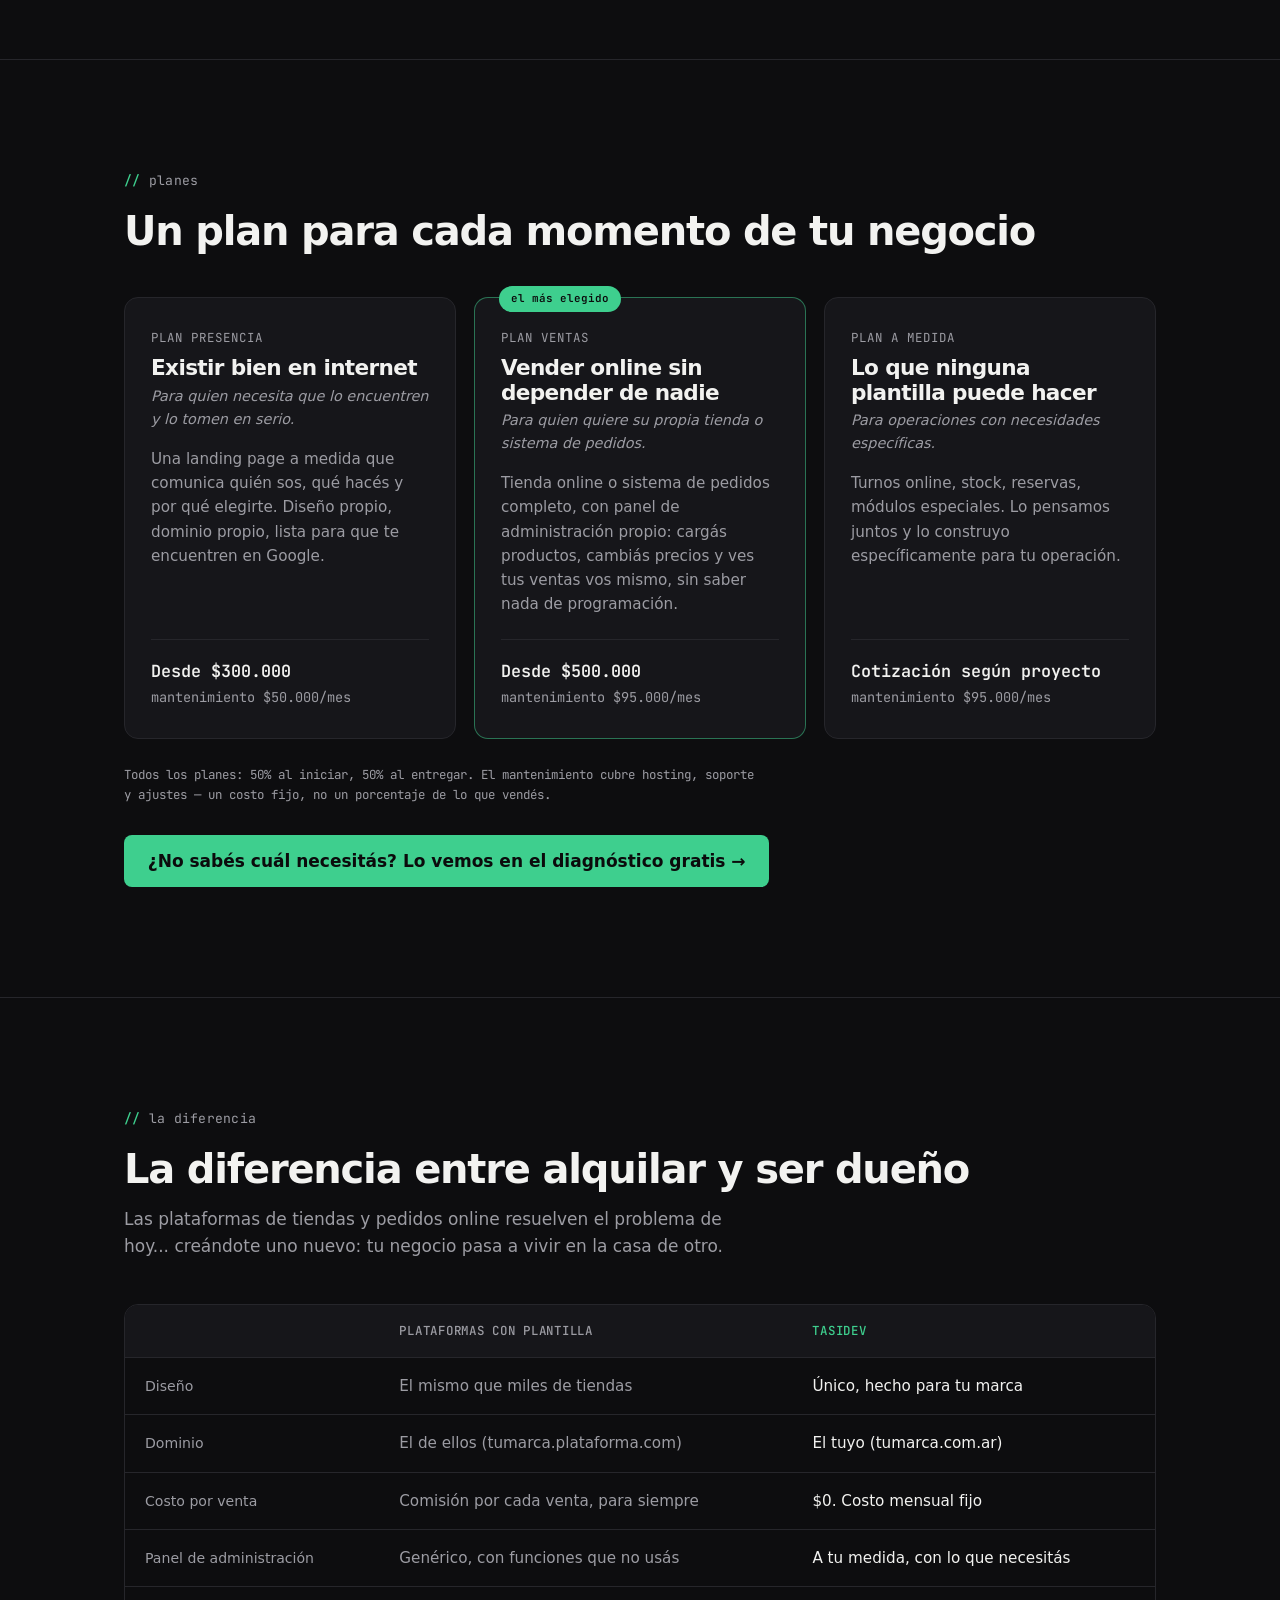
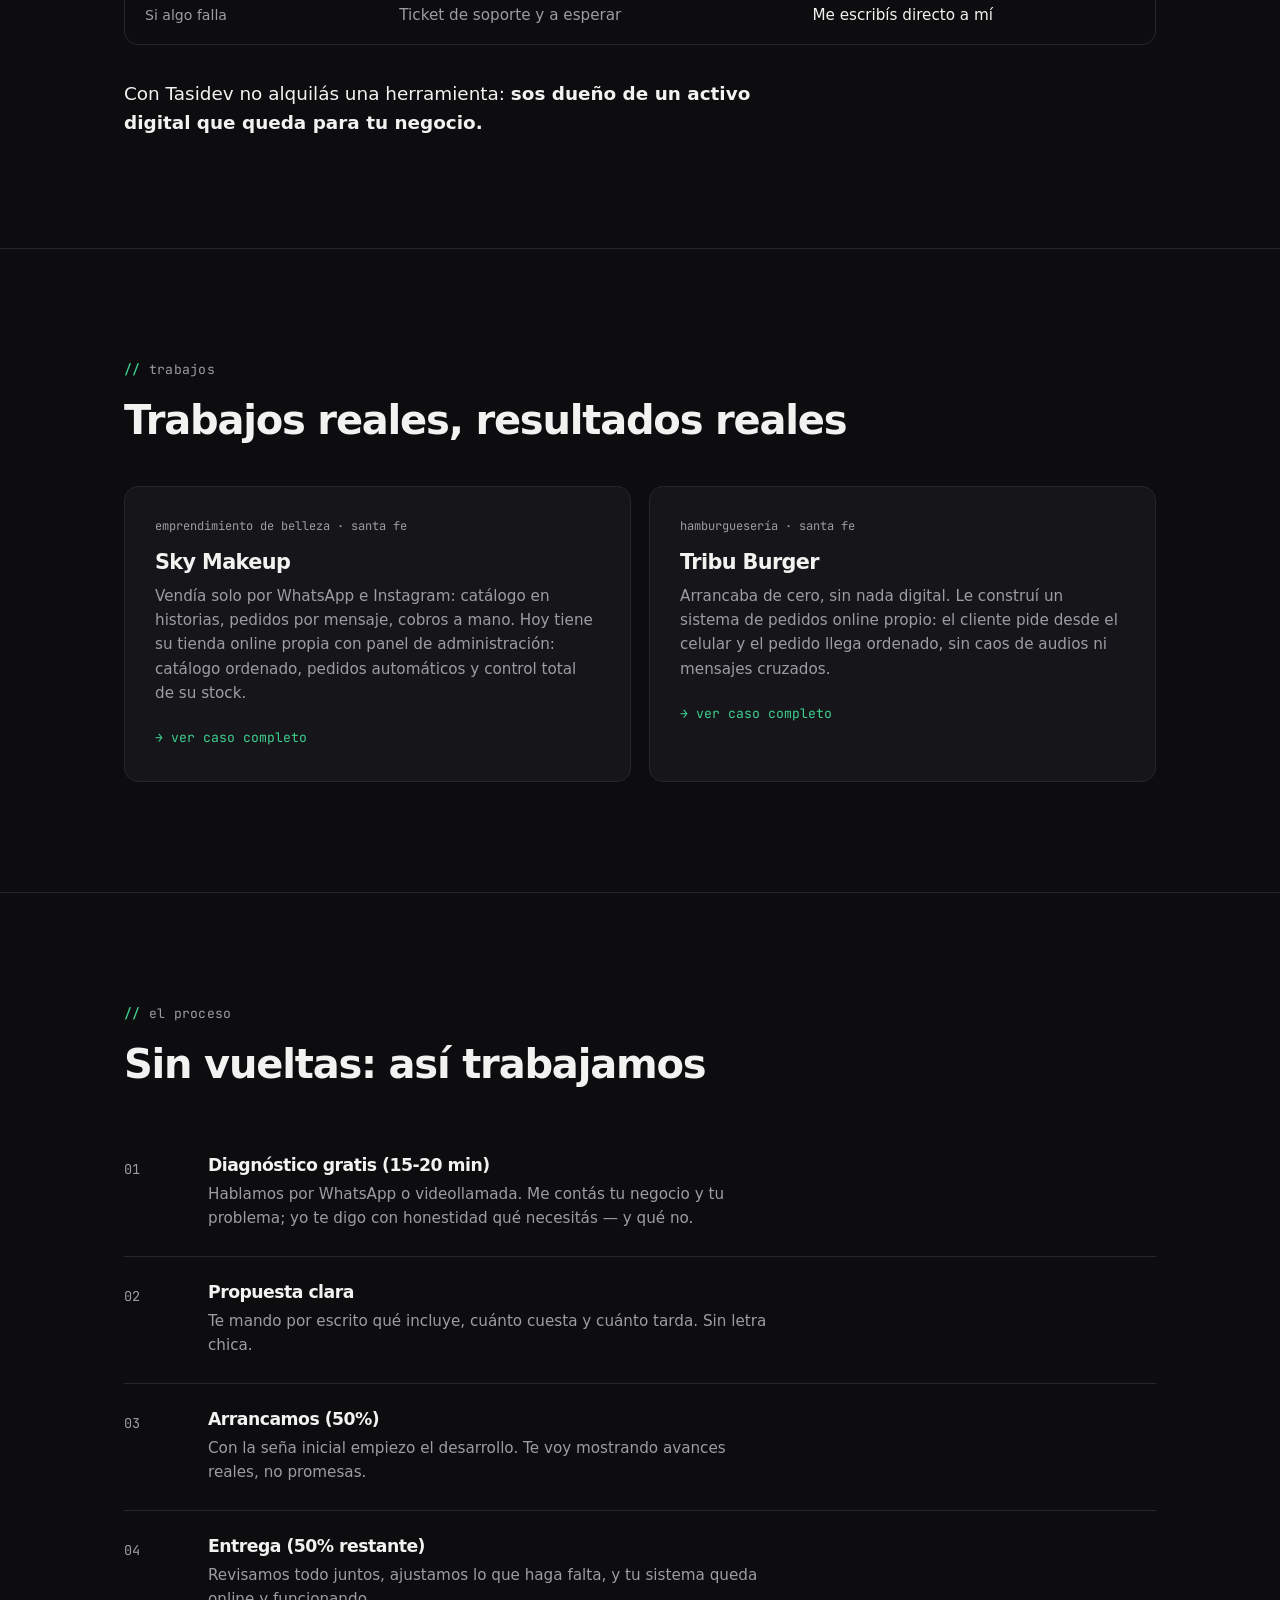
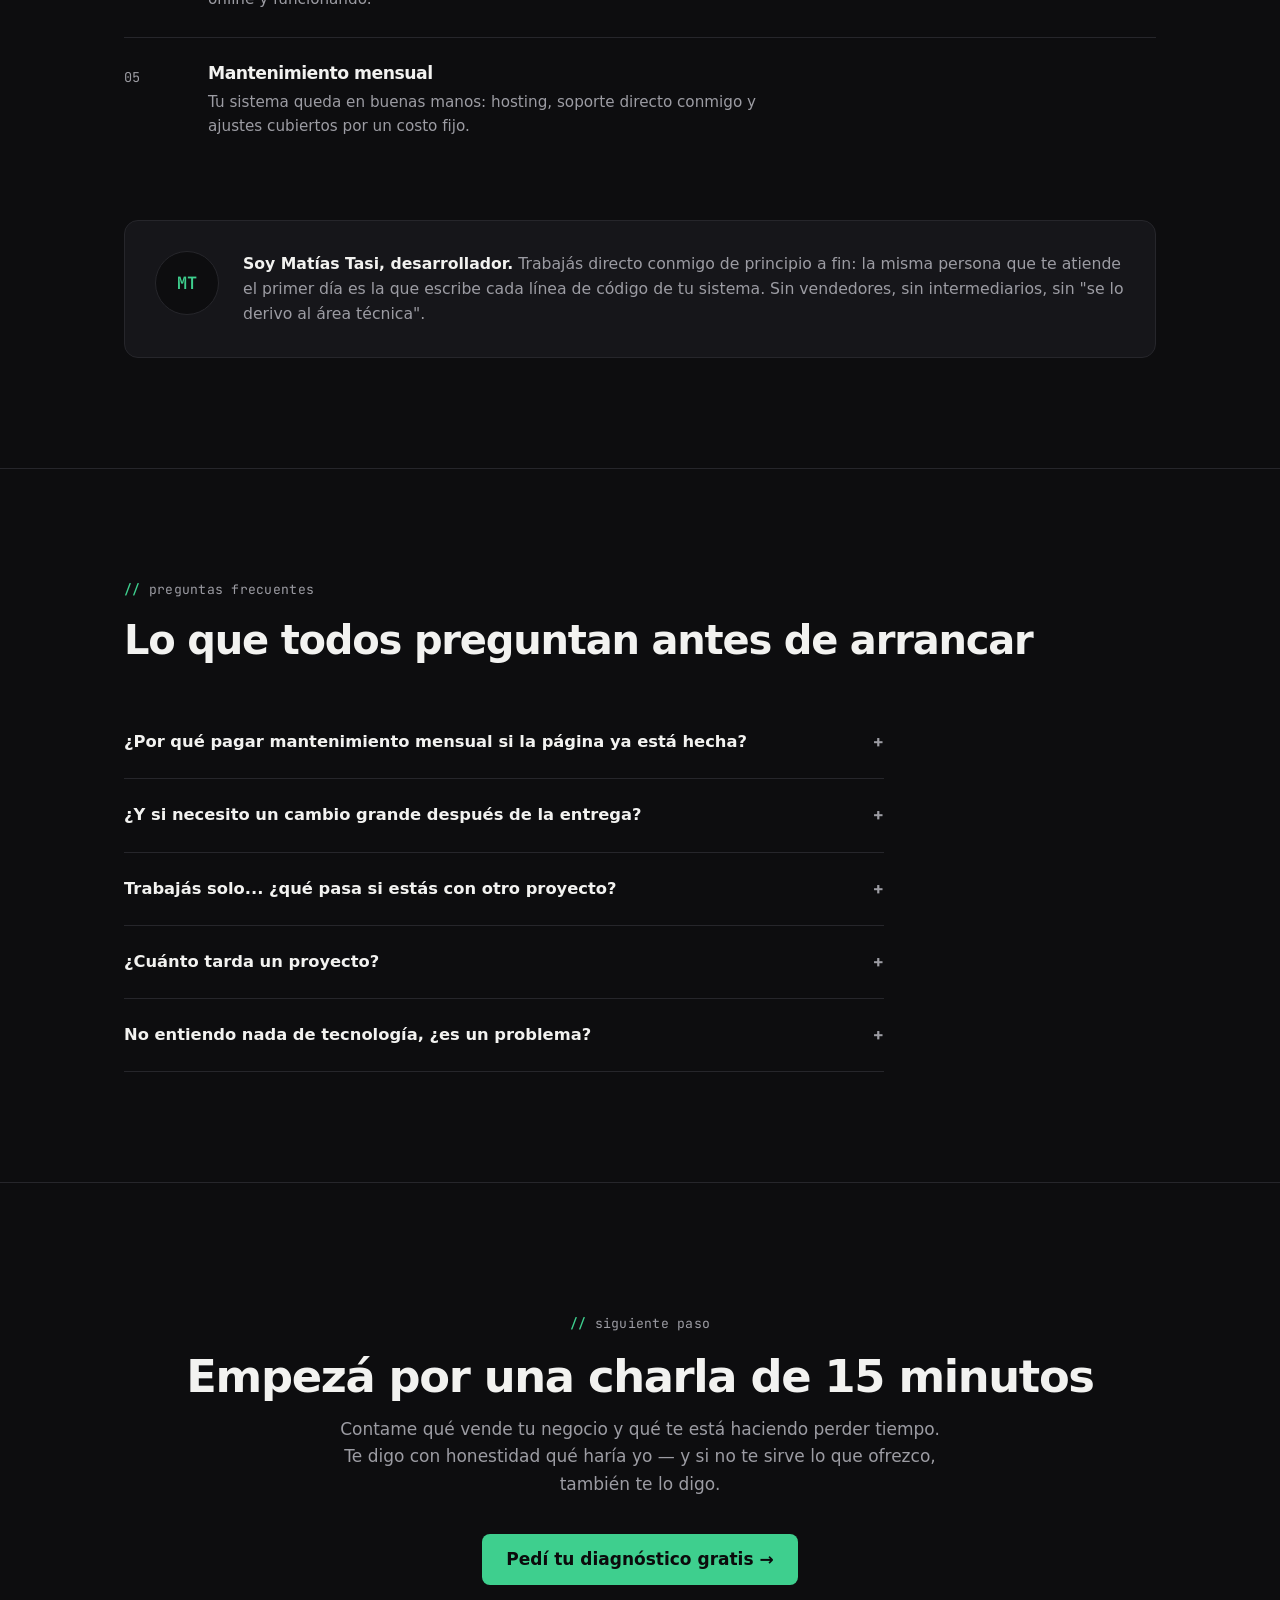
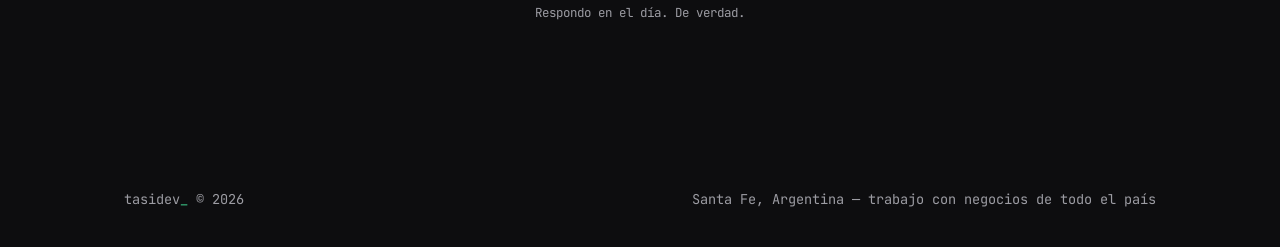
<file: tasidev.html>
<!DOCTYPE html>
<html lang="es">
<head>
<meta charset="UTF-8">
<meta name="viewport" content="width=device-width, initial-scale=1.0">
<title>Tasidev — Sistemas de venta a medida para tu negocio</title>
<meta name="description" content="Tiendas online, sistemas de pedidos y páginas web a medida. Tu diseño, tu dominio, tu panel. Costo fijo, sin comisiones por venta.">
<link href="https://api.fontshare.com/v2/css?f[]=satoshi@400,500,700,900&display=swap" rel="stylesheet">
<link href="https://fonts.googleapis.com/css2?family=JetBrains+Mono:wght@400;500;600&display=swap" rel="stylesheet">
<style>
  :root{
    --bg:#0D0D0F; --bg-2:#16161A; --line:#26262B;
    --text:#F2F2F0; --text-2:#9C9CA3;
    --green:#3ECF8E; --green-2:#34B27B;
    --mono:'JetBrains Mono',monospace; --sans:'Satoshi',system-ui,sans-serif;
  }
  *{margin:0;padding:0;box-sizing:border-box}
  html{scroll-behavior:smooth}
  body{background:var(--bg);color:var(--text);font-family:var(--sans);font-size:17px;line-height:1.6;-webkit-font-smoothing:antialiased}
  ::selection{background:var(--green);color:#0D0D0F}
  a{color:inherit;text-decoration:none}
  img{max-width:100%}
  .wrap{max-width:1080px;margin:0 auto;padding:0 24px}

  /* ---------- header ---------- */
  header{position:sticky;top:0;z-index:50;background:rgba(13,13,15,.82);backdrop-filter:blur(12px);border-bottom:1px solid var(--line)}
  .nav{display:flex;align-items:center;justify-content:space-between;height:64px}
  .logo{font-weight:900;font-size:1.25rem;letter-spacing:-.02em}
  .logo .tick{font-family:var(--mono);color:var(--green);font-weight:600}
  .nav-links{display:flex;gap:28px;align-items:center;font-size:.95rem;color:var(--text-2)}
  .nav-links a:hover{color:var(--text)}
  .btn{display:inline-block;background:var(--green);color:#0B0B0C;font-weight:700;padding:.72em 1.4em;border-radius:8px;transition:background .18s ease, transform .18s ease}
  .btn:hover{background:var(--green-2);transform:translateY(-1px)}
  .btn-ghost{background:transparent;color:var(--text-2);border:1px solid var(--line)}
  .btn-ghost:hover{background:var(--bg-2);color:var(--text);transform:none}
  .nav .btn{padding:.55em 1.1em;font-size:.92rem}

  /* ---------- section scaffolding ---------- */
  section{padding:110px 0;border-bottom:1px solid var(--line)}
  .eyebrow{font-family:var(--mono);font-size:.82rem;color:var(--text-2);letter-spacing:.02em;display:block;margin-bottom:18px}
  .eyebrow b{color:var(--green);font-weight:500}
  h1,h2,h3{letter-spacing:-.03em;line-height:1.12}
  h2{font-size:clamp(1.7rem,3.6vw,2.5rem);font-weight:900;margin-bottom:14px}
  .lede{color:var(--text-2);max-width:620px}

  /* ---------- hero ---------- */
  .hero{padding:96px 0 110px;border-bottom:1px solid var(--line)}
  .hero-grid{display:grid;grid-template-columns:1.1fr .9fr;gap:64px;align-items:center}
  h1{font-size:clamp(2.3rem,5.2vw,3.6rem);font-weight:900;margin-bottom:22px}
  h1 .accent{color:var(--green)}
  .hero p.sub{color:var(--text-2);font-size:1.08rem;max-width:520px;margin-bottom:34px}
  .hero-ctas{display:flex;gap:14px;flex-wrap:wrap;align-items:center}
  .micro{font-family:var(--mono);font-size:.78rem;color:var(--text-2);margin-top:16px}

  /* signature: live admin panel */
  .panel{background:var(--bg-2);border:1px solid var(--line);border-radius:14px;overflow:hidden;box-shadow:0 30px 80px rgba(0,0,0,.45)}
  .panel-bar{display:flex;align-items:center;gap:8px;padding:12px 16px;border-bottom:1px solid var(--line);font-family:var(--mono);font-size:.75rem;color:var(--text-2)}
  .dot{width:10px;height:10px;border-radius:50%;background:var(--line)}
  .panel-bar .title{margin-left:8px}
  .panel-body{padding:18px}
  .stat-row{display:flex;gap:12px;margin-bottom:16px}
  .stat{flex:1;background:var(--bg);border:1px solid var(--line);border-radius:10px;padding:12px 14px}
  .stat .k{font-family:var(--mono);font-size:.68rem;color:var(--text-2);text-transform:uppercase;letter-spacing:.06em}
  .stat .v{font-family:var(--mono);font-size:1.25rem;font-weight:600;margin-top:4px}
  .stat .v.g{color:var(--green)}
  .order{display:flex;justify-content:space-between;align-items:center;background:var(--bg);border:1px solid var(--line);border-radius:10px;padding:11px 14px;margin-bottom:10px;font-size:.9rem;opacity:0;transform:translateY(6px);animation:orderIn .5s ease forwards}
  .order .who{font-weight:700}
  .order .what{color:var(--text-2);font-size:.82rem}
  .order .st{font-family:var(--mono);font-size:.7rem;color:var(--green);border:1px solid rgba(62,207,142,.35);border-radius:99px;padding:3px 10px;white-space:nowrap}
  .order:nth-child(2){animation-delay:.5s}.order:nth-child(3){animation-delay:1.1s}.order:nth-child(4){animation-delay:1.7s}
  @keyframes orderIn{to{opacity:1;transform:translateY(0)}}
  .panel-foot{font-family:var(--mono);font-size:.72rem;color:var(--text-2);padding:4px 18px 16px}
  .cursor{display:inline-block;width:.55em;height:1em;background:var(--green);vertical-align:-.15em;animation:blink 1.1s steps(1) infinite}
  @keyframes blink{50%{opacity:0}}

  /* ---------- problema ---------- */
  .cards3{display:grid;grid-template-columns:repeat(3,1fr);gap:18px;margin-top:44px}
  .card{background:var(--bg-2);border:1px solid var(--line);border-radius:12px;padding:26px}
  .card h3{font-size:1.08rem;font-weight:700;margin-bottom:10px}
  .card p{color:var(--text-2);font-size:.95rem}
  .card .tag{font-family:var(--mono);font-size:.72rem;color:var(--text-2);display:block;margin-bottom:14px}
  .problema-cierre{margin-top:40px;font-size:1.15rem;font-weight:500;max-width:640px}
  .problema-cierre b{color:var(--green);font-weight:700}

  /* ---------- planes ---------- */
  .planes{display:grid;grid-template-columns:repeat(3,1fr);gap:18px;margin-top:44px}
  .plan{background:var(--bg-2);border:1px solid var(--line);border-radius:14px;padding:30px 26px;display:flex;flex-direction:column;position:relative}
  .plan.featured{border-color:rgba(62,207,142,.5)}
  .plan .badge{position:absolute;top:-12px;left:24px;background:var(--green);color:#0B0B0C;font-family:var(--mono);font-size:.68rem;font-weight:600;padding:4px 12px;border-radius:99px}
  .plan .nombre{font-family:var(--mono);font-size:.78rem;color:var(--text-2);letter-spacing:.08em;text-transform:uppercase}
  .plan h3{font-size:1.35rem;font-weight:900;margin:8px 0 4px}
  .plan .para{color:var(--text-2);font-size:.9rem;font-style:italic;margin-bottom:16px}
  .plan .desc{color:var(--text-2);font-size:.95rem;flex:1}
  .plan .precio{font-family:var(--mono);margin-top:22px;padding-top:18px;border-top:1px solid var(--line);font-size:.85rem;color:var(--text-2)}
  .plan .precio .n{color:var(--text);font-size:1.05rem;font-weight:600;display:block;margin-bottom:2px}
  .planes-micro{font-family:var(--mono);font-size:.78rem;color:var(--text-2);margin-top:26px;max-width:640px}
  .planes-cta{margin-top:30px}

  /* ---------- comparativa ---------- */
  .tabla{margin-top:44px;border:1px solid var(--line);border-radius:14px;overflow:hidden}
  table{width:100%;border-collapse:collapse;font-size:.95rem}
  th,td{padding:16px 20px;text-align:left;border-bottom:1px solid var(--line)}
  tr:last-child td{border-bottom:none}
  thead th{background:var(--bg-2);font-family:var(--mono);font-size:.78rem;text-transform:uppercase;letter-spacing:.06em;color:var(--text-2);font-weight:500}
  thead th:last-child{color:var(--green)}
  td:first-child{color:var(--text-2);font-size:.88rem}
  td:nth-child(2){color:var(--text-2)}
  td:last-child{font-weight:500}
  .tabla-cierre{margin-top:34px;font-size:1.15rem;font-weight:500;max-width:640px}

  /* ---------- casos ---------- */
  .casos{display:grid;grid-template-columns:1fr 1fr;gap:18px;margin-top:44px}
  .caso{background:var(--bg-2);border:1px solid var(--line);border-radius:14px;padding:30px;transition:border-color .18s ease}
  .caso:hover{border-color:rgba(62,207,142,.4)}
  .caso .rubro{font-family:var(--mono);font-size:.75rem;color:var(--text-2);display:block;margin-bottom:14px}
  .caso h3{font-size:1.3rem;font-weight:900;margin-bottom:10px}
  .caso p{color:var(--text-2);font-size:.95rem;margin-bottom:18px}
  .caso .ver{font-family:var(--mono);font-size:.82rem;color:var(--green)}

  /* ---------- proceso ---------- */
  .pasos{margin-top:44px;display:grid;gap:0}
  .paso{display:grid;grid-template-columns:64px 1fr;gap:20px;padding:26px 0;border-bottom:1px solid var(--line)}
  .paso:last-child{border-bottom:none}
  .paso .num{font-family:var(--mono);color:var(--text-2);font-size:.85rem;padding-top:3px}
  .paso h3{font-size:1.08rem;font-weight:700;margin-bottom:6px}
  .paso p{color:var(--text-2);font-size:.95rem;max-width:560px}
  .nota-personal{margin-top:56px;background:var(--bg-2);border:1px solid var(--line);border-radius:14px;padding:30px;display:flex;gap:24px;align-items:flex-start}
  .avatar{width:64px;height:64px;border-radius:50%;background:var(--bg);border:1px solid var(--line);display:flex;align-items:center;justify-content:center;font-family:var(--mono);color:var(--green);font-weight:600;flex-shrink:0}
  .nota-personal p{color:var(--text-2);font-size:.98rem}
  .nota-personal b{color:var(--text)}

  /* ---------- faq ---------- */
  .faqs{margin-top:44px;max-width:760px}
  details{border-bottom:1px solid var(--line)}
  summary{cursor:pointer;padding:22px 0;font-weight:700;font-size:1.02rem;list-style:none;display:flex;justify-content:space-between;gap:20px;align-items:center}
  summary::-webkit-details-marker{display:none}
  summary::after{content:'+';font-family:var(--mono);color:var(--text-2);font-size:1.1rem;transition:transform .18s ease}
  details[open] summary::after{transform:rotate(45deg);color:var(--green)}
  details p{color:var(--text-2);font-size:.96rem;padding:0 0 22px;max-width:640px}

  /* ---------- cta final ---------- */
  .final{text-align:center;padding:130px 0}
  .final h2{font-size:clamp(1.9rem,4vw,2.8rem)}
  .final .lede{margin:0 auto 36px}
  .final .micro{margin-top:18px}

  footer{padding:36px 0;color:var(--text-2);font-size:.85rem;font-family:var(--mono);display:flex;justify-content:space-between;flex-wrap:wrap;gap:12px}
  footer .wrap{display:flex;justify-content:space-between;width:100%;flex-wrap:wrap;gap:12px}

  /* ---------- responsive ---------- */
  @media(max-width:900px){
    .hero-grid{grid-template-columns:1fr;gap:48px}
    .cards3,.planes{grid-template-columns:1fr}
    .casos{grid-template-columns:1fr}
    section{padding:80px 0}
    .nav-links a:not(.btn){display:none}
    .tabla{overflow-x:auto}
    table{min-width:560px}
  }
  @media(prefers-reduced-motion:reduce){
    *,*::before,*::after{animation:none!important;transition:none!important}
    .order{opacity:1;transform:none}
  }
  :focus-visible{outline:2px solid var(--green);outline-offset:3px;border-radius:4px}
</style>
</head>
<body>

<header>
  <div class="wrap nav">
    <a class="logo" href="#top">tasidev<span class="tick">_</span></a>
    <nav class="nav-links">
      <a href="#planes">Planes</a>
      <a href="#casos">Trabajos</a>
      <a href="#proceso">Cómo trabajo</a>
      <a href="#faq">Preguntas</a>
      <a class="btn" href="https://wa.me/5493420000000?text=Hola%20Mat%C3%ADas!%20Quiero%20coordinar%20el%20diagn%C3%B3stico%20gratis%20para%20mi%20negocio.">Diagnóstico gratis</a>
    </nav>
  </div>
</header>

<!-- HERO -->
<section class="hero" id="top">
  <div class="wrap hero-grid">
    <div>
      <span class="eyebrow"><b>//</b> desarrollo a medida · santa fe, argentina</span>
      <h1>Tu negocio merece su propio sistema de ventas.<br><span class="accent">No una plantilla.</span></h1>
      <p class="sub">Desarrollo tiendas online, sistemas de pedidos y páginas web a medida — con tu diseño, tu dominio y tu panel de administración. Costo fijo y predecible, sin comisiones que crecen cada vez que vendés más.</p>
      <div class="hero-ctas">
        <a class="btn" href="https://wa.me/5493420000000?text=Hola%20Mat%C3%ADas!%20Quiero%20coordinar%20el%20diagn%C3%B3stico%20gratis%20para%20mi%20negocio.">Pedí tu diagnóstico gratis →</a>
        <a class="btn btn-ghost" href="#casos">Ver trabajos reales</a>
      </div>
      <p class="micro">15-20 minutos por WhatsApp. Sin compromiso, sin presión de venta.</p>
    </div>
    <div class="panel" aria-hidden="true">
      <div class="panel-bar">
        <span class="dot"></span><span class="dot"></span><span class="dot"></span>
        <span class="title">panel — tunegocio.com.ar</span>
      </div>
      <div class="panel-body">
        <div class="stat-row">
          <div class="stat"><span class="k">Ventas hoy</span><span class="v g">$184.500</span></div>
          <div class="stat"><span class="k">Pedidos</span><span class="v">12</span></div>
        </div>
        <div class="order"><div><div class="who">Pedido #0043</div><div class="what">2× combo clásico · envío</div></div><span class="st">nuevo</span></div>
        <div class="order"><div><div class="who">Pedido #0042</div><div class="what">1× kit skincare · retiro</div></div><span class="st">pagado</span></div>
        <div class="order"><div><div class="who">Pedido #0041</div><div class="what">3× producto · envío</div></div><span class="st">enviado</span></div>
      </div>
      <div class="panel-foot">tu panel. tus datos. tu negocio<span class="cursor"></span></div>
    </div>
  </div>
</section>

<!-- PROBLEMA -->
<section>
  <div class="wrap">
    <span class="eyebrow"><b>//</b> el problema</span>
    <h2>¿Te suena familiar?</h2>
    <div class="cards3">
      <div class="card">
        <span class="tag">caso_01</span>
        <h3>El WhatsApp desbordado</h3>
        <p>Pedidos por mensaje, por historias, por audios. Anotás en un cuaderno, se te pasa uno, y el cliente se enoja. Vender más se volvió sinónimo de más caos.</p>
      </div>
      <div class="card">
        <span class="tag">caso_02</span>
        <h3>La plantilla que usa todo el mundo</h3>
        <p>Tu tienda se ve igual a la de tu competencia. Mismo diseño, misma estructura, y encima pagás comisión por cada venta. Cuanto mejor te va, más pagás.</p>
      </div>
      <div class="card">
        <span class="tag">caso_03</span>
        <h3>La web vieja que da vergüenza mostrar</h3>
        <p>Tenés una página de hace años que no representa lo que es tu negocio hoy. La gente te googlea, entra... y cierra.</p>
      </div>
    </div>
    <p class="problema-cierre">Nada de esto es un problema de "tecnología". Es un problema de tiempo, plata y control. <b>Y tiene solución.</b></p>
  </div>
</section>

<!-- PLANES -->
<section id="planes">
  <div class="wrap">
    <span class="eyebrow"><b>//</b> planes</span>
    <h2>Un plan para cada momento de tu negocio</h2>
    <div class="planes">
      <div class="plan">
        <span class="nombre">Plan Presencia</span>
        <h3>Existir bien en internet</h3>
        <p class="para">Para quien necesita que lo encuentren y lo tomen en serio.</p>
        <p class="desc">Una landing page a medida que comunica quién sos, qué hacés y por qué elegirte. Diseño propio, dominio propio, lista para que te encuentren en Google.</p>
        <div class="precio"><span class="n">Desde $300.000</span>mantenimiento $50.000/mes</div>
      </div>
      <div class="plan featured">
        <span class="badge">el más elegido</span>
        <span class="nombre">Plan Ventas</span>
        <h3>Vender online sin depender de nadie</h3>
        <p class="para">Para quien quiere su propia tienda o sistema de pedidos.</p>
        <p class="desc">Tienda online o sistema de pedidos completo, con panel de administración propio: cargás productos, cambiás precios y ves tus ventas vos mismo, sin saber nada de programación.</p>
        <div class="precio"><span class="n">Desde $500.000</span>mantenimiento $95.000/mes</div>
      </div>
      <div class="plan">
        <span class="nombre">Plan a Medida</span>
        <h3>Lo que ninguna plantilla puede hacer</h3>
        <p class="para">Para operaciones con necesidades específicas.</p>
        <p class="desc">Turnos online, stock, reservas, módulos especiales. Lo pensamos juntos y lo construyo específicamente para tu operación.</p>
        <div class="precio"><span class="n">Cotización según proyecto</span>mantenimiento $95.000/mes</div>
      </div>
    </div>
    <p class="planes-micro">Todos los planes: 50% al iniciar, 50% al entregar. El mantenimiento cubre hosting, soporte y ajustes — un costo fijo, no un porcentaje de lo que vendés.</p>
    <div class="planes-cta">
      <a class="btn" href="https://wa.me/5493420000000?text=Hola%20Mat%C3%ADas!%20No%20s%C3%A9%20qu%C3%A9%20plan%20necesito%2C%20quiero%20el%20diagn%C3%B3stico%20gratis.">¿No sabés cuál necesitás? Lo vemos en el diagnóstico gratis →</a>
    </div>
  </div>
</section>

<!-- DIFERENCIADOR -->
<section>
  <div class="wrap">
    <span class="eyebrow"><b>//</b> la diferencia</span>
    <h2>La diferencia entre alquilar y ser dueño</h2>
    <p class="lede">Las plataformas de tiendas y pedidos online resuelven el problema de hoy... creándote uno nuevo: tu negocio pasa a vivir en la casa de otro.</p>
    <div class="tabla">
      <table>
        <thead>
          <tr><th></th><th>Plataformas con plantilla</th><th>Tasidev</th></tr>
        </thead>
        <tbody>
          <tr><td>Diseño</td><td>El mismo que miles de tiendas</td><td>Único, hecho para tu marca</td></tr>
          <tr><td>Dominio</td><td>El de ellos (tumarca.plataforma.com)</td><td>El tuyo (tumarca.com.ar)</td></tr>
          <tr><td>Costo por venta</td><td>Comisión por cada venta, para siempre</td><td>$0. Costo mensual fijo</td></tr>
          <tr><td>Panel de administración</td><td>Genérico, con funciones que no usás</td><td>A tu medida, con lo que necesitás</td></tr>
          <tr><td>Si algo falla</td><td>Ticket de soporte y a esperar</td><td>Me escribís directo a mí</td></tr>
        </tbody>
      </table>
    </div>
    <p class="tabla-cierre">Con Tasidev no alquilás una herramienta: <b>sos dueño de un activo digital que queda para tu negocio.</b></p>
  </div>
</section>

<!-- CASOS -->
<section id="casos">
  <div class="wrap">
    <span class="eyebrow"><b>//</b> trabajos</span>
    <h2>Trabajos reales, resultados reales</h2>
    <div class="casos">
      <a class="caso" href="#">
        <span class="rubro">emprendimiento de belleza · santa fe</span>
        <h3>Sky Makeup</h3>
        <p>Vendía solo por WhatsApp e Instagram: catálogo en historias, pedidos por mensaje, cobros a mano. Hoy tiene su tienda online propia con panel de administración: catálogo ordenado, pedidos automáticos y control total de su stock.</p>
        <span class="ver">→ ver caso completo</span>
      </a>
      <a class="caso" href="#">
        <span class="rubro">hamburguesería · santa fe</span>
        <h3>Tribu Burger</h3>
        <p>Arrancaba de cero, sin nada digital. Le construí un sistema de pedidos online propio: el cliente pide desde el celular y el pedido llega ordenado, sin caos de audios ni mensajes cruzados.</p>
        <span class="ver">→ ver caso completo</span>
      </a>
    </div>
  </div>
</section>

<!-- PROCESO -->
<section id="proceso">
  <div class="wrap">
    <span class="eyebrow"><b>//</b> el proceso</span>
    <h2>Sin vueltas: así trabajamos</h2>
    <div class="pasos">
      <div class="paso"><span class="num">01</span><div><h3>Diagnóstico gratis (15-20 min)</h3><p>Hablamos por WhatsApp o videollamada. Me contás tu negocio y tu problema; yo te digo con honestidad qué necesitás — y qué no.</p></div></div>
      <div class="paso"><span class="num">02</span><div><h3>Propuesta clara</h3><p>Te mando por escrito qué incluye, cuánto cuesta y cuánto tarda. Sin letra chica.</p></div></div>
      <div class="paso"><span class="num">03</span><div><h3>Arrancamos (50%)</h3><p>Con la seña inicial empiezo el desarrollo. Te voy mostrando avances reales, no promesas.</p></div></div>
      <div class="paso"><span class="num">04</span><div><h3>Entrega (50% restante)</h3><p>Revisamos todo juntos, ajustamos lo que haga falta, y tu sistema queda online y funcionando.</p></div></div>
      <div class="paso"><span class="num">05</span><div><h3>Mantenimiento mensual</h3><p>Tu sistema queda en buenas manos: hosting, soporte directo conmigo y ajustes cubiertos por un costo fijo.</p></div></div>
    </div>
    <div class="nota-personal">
      <div class="avatar">MT</div>
      <p><b>Soy Matías Tasi, desarrollador.</b> Trabajás directo conmigo de principio a fin: la misma persona que te atiende el primer día es la que escribe cada línea de código de tu sistema. Sin vendedores, sin intermediarios, sin "se lo derivo al área técnica".</p>
    </div>
  </div>
</section>

<!-- FAQ -->
<section id="faq">
  <div class="wrap">
    <span class="eyebrow"><b>//</b> preguntas frecuentes</span>
    <h2>Lo que todos preguntan antes de arrancar</h2>
    <div class="faqs">
      <details>
        <summary>¿Por qué pagar mantenimiento mensual si la página ya está hecha?</summary>
        <p>Porque un sistema online vivo necesita hosting, actualizaciones de seguridad y soporte. El mantenimiento cubre todo eso con un costo fijo — y te asegura que cuando necesités un ajuste, me escribís y lo resuelvo. Es la diferencia entre tener un sistema cuidado y tener una página abandonada.</p>
      </details>
      <details>
        <summary>¿Y si necesito un cambio grande después de la entrega?</summary>
        <p>Los ajustes chicos están cubiertos por el mantenimiento. Si querés sumar algo grande (un módulo nuevo, otra funcionalidad), lo cotizamos aparte, con la misma claridad del primer día.</p>
      </details>
      <details>
        <summary>Trabajás solo... ¿qué pasa si estás con otro proyecto?</summary>
        <p>Tomo pocos proyectos a la vez, justamente para que cada uno salga bien. Y tu sistema no depende de que yo esté conectado: una vez entregado, funciona solo — el panel lo manejás vos.</p>
      </details>
      <details>
        <summary>¿Cuánto tarda un proyecto?</summary>
        <p>Depende del plan: una landing puede estar en 2-3 semanas; una tienda completa, entre 4 y 8. En la propuesta te doy el plazo concreto para tu caso.</p>
      </details>
      <details>
        <summary>No entiendo nada de tecnología, ¿es un problema?</summary>
        <p>Para nada — es lo normal. El panel de administración se diseña para que lo uses vos: si sabés usar WhatsApp, sabés usar tu sistema. Y te enseño a manejarlo en la entrega.</p>
      </details>
    </div>
  </div>
</section>

<!-- CTA FINAL -->
<section class="final" style="border-bottom:none">
  <div class="wrap">
    <span class="eyebrow" style="text-align:center"><b>//</b> siguiente paso</span>
    <h2>Empezá por una charla de 15 minutos</h2>
    <p class="lede">Contame qué vende tu negocio y qué te está haciendo perder tiempo. Te digo con honestidad qué haría yo — y si no te sirve lo que ofrezco, también te lo digo.</p>
    <a class="btn" href="https://wa.me/5493420000000?text=Hola%20Mat%C3%ADas!%20Quiero%20coordinar%20el%20diagn%C3%B3stico%20gratis%20para%20mi%20negocio.">Pedí tu diagnóstico gratis →</a>
    <p class="micro">Respondo en el día. De verdad.</p>
  </div>
</section>

<footer>
  <div class="wrap">
    <span>tasidev<span style="color:var(--green)">_</span> © 2026</span>
    <span>Santa Fe, Argentina — trabajo con negocios de todo el país</span>
  </div>
</footer>

</body>
</html>
</file>
<file: styles.css>
:root{
    --bg:#0D0D0F; --bg-2:#16161A; --line:#26262B;
    --text:#F2F2F0; --text-2:#9C9CA3;
    --green:#3ECF8E; --green-2:#34B27B;
    --mono:'JetBrains Mono',monospace; --sans:'Satoshi',system-ui,sans-serif;
  }
  *{margin:0;padding:0;box-sizing:border-box}
  html{scroll-behavior:smooth}
  body{background:var(--bg);color:var(--text);font-family:var(--sans);font-size:17px;line-height:1.6;-webkit-font-smoothing:antialiased}
  ::selection{background:var(--green);color:#0D0D0F}
  a{color:inherit;text-decoration:none}
  img{max-width:100%}
  .wrap{max-width:1080px;margin:0 auto;padding:0 24px}

  /* ---------- header ---------- */
  header{position:sticky;top:0;z-index:50;background:rgba(13,13,15,.82);backdrop-filter:blur(12px);border-bottom:1px solid var(--line)}
  .nav{display:flex;align-items:center;justify-content:space-between;height:64px}
  .logo{font-weight:900;font-size:1.25rem;letter-spacing:-.02em}
  .logo .tick{font-family:var(--mono);color:var(--green);font-weight:600}
  .nav-links{display:flex;gap:28px;align-items:center;font-size:.95rem;color:var(--text-2)}
  .nav-links a:hover{color:var(--text)}
  .btn{display:inline-block;background:var(--green);color:#0B0B0C;font-weight:700;padding:.72em 1.4em;border-radius:8px;transition:background .18s ease, transform .18s ease}
  .btn:hover{background:var(--green-2);transform:translateY(-1px)}
  .btn-ghost{background:transparent;color:var(--text-2);border:1px solid var(--line)}
  .btn-ghost:hover{background:var(--bg-2);color:var(--text);transform:none}
  .nav .btn{padding:.55em 1.1em;font-size:.92rem}

  /* ---------- section scaffolding ---------- */
  section{padding:110px 0;border-bottom:1px solid var(--line)}
  .eyebrow{font-family:var(--mono);font-size:.82rem;color:var(--text-2);letter-spacing:.02em;display:block;margin-bottom:18px}
  .eyebrow b{color:var(--green);font-weight:500}
  h1,h2,h3{letter-spacing:-.03em;line-height:1.12}
  h2{font-size:clamp(1.7rem,3.6vw,2.5rem);font-weight:900;margin-bottom:14px}
  .lede{color:var(--text-2);max-width:620px}

  /* ---------- hero ---------- */
  .hero{padding:96px 0 110px;border-bottom:1px solid var(--line)}
  .hero-grid{display:grid;grid-template-columns:1.1fr .9fr;gap:64px;align-items:center}
  h1{font-size:clamp(2.3rem,5.2vw,3.6rem);font-weight:900;margin-bottom:22px}
  h1 .accent{color:var(--green)}
  .hero p.sub{color:var(--text-2);font-size:1.08rem;max-width:520px;margin-bottom:34px}
  .hero-ctas{display:flex;gap:14px;flex-wrap:wrap;align-items:center}
  .micro{font-family:var(--mono);font-size:.78rem;color:var(--text-2);margin-top:16px}

  /* signature: live admin panel */
  .panel{background:var(--bg-2);border:1px solid var(--line);border-radius:14px;overflow:hidden;box-shadow:0 30px 80px rgba(0,0,0,.45)}
  .panel-bar{display:flex;align-items:center;gap:8px;padding:12px 16px;border-bottom:1px solid var(--line);font-family:var(--mono);font-size:.75rem;color:var(--text-2)}
  .dot{width:10px;height:10px;border-radius:50%;background:var(--line)}
  .panel-bar .title{margin-left:8px}
  .panel-body{padding:18px}
  .stat-row{display:flex;gap:12px;margin-bottom:16px}
  .stat{flex:1;background:var(--bg);border:1px solid var(--line);border-radius:10px;padding:12px 14px}
  .stat .k{font-family:var(--mono);font-size:.68rem;color:var(--text-2);text-transform:uppercase;letter-spacing:.06em}
  .stat .v{font-family:var(--mono);font-size:1.25rem;font-weight:600;margin-top:4px}
  .stat .v.g{color:var(--green)}
  .order{display:flex;justify-content:space-between;align-items:center;background:var(--bg);border:1px solid var(--line);border-radius:10px;padding:11px 14px;margin-bottom:10px;font-size:.9rem;opacity:0;transform:translateY(6px);animation:orderIn .5s ease forwards}
  .order .who{font-weight:700}
  .order .what{color:var(--text-2);font-size:.82rem}
  .order .st{font-family:var(--mono);font-size:.7rem;color:var(--green);border:1px solid rgba(62,207,142,.35);border-radius:99px;padding:3px 10px;white-space:nowrap}
  .order:nth-child(2){animation-delay:.5s}.order:nth-child(3){animation-delay:1.1s}.order:nth-child(4){animation-delay:1.7s}
  @keyframes orderIn{to{opacity:1;transform:translateY(0)}}
  .panel-foot{font-family:var(--mono);font-size:.72rem;color:var(--text-2);padding:4px 18px 16px}
  .cursor{display:inline-block;width:.55em;height:1em;background:var(--green);vertical-align:-.15em;animation:blink 1.1s steps(1) infinite}
  @keyframes blink{50%{opacity:0}}

  /* ---------- problema ---------- */
  .cards3{display:grid;grid-template-columns:repeat(3,1fr);gap:18px;margin-top:44px}
  .card{background:var(--bg-2);border:1px solid var(--line);border-radius:12px;padding:26px}
  .card h3{font-size:1.08rem;font-weight:700;margin-bottom:10px}
  .card p{color:var(--text-2);font-size:.95rem}
  .card .tag{font-family:var(--mono);font-size:.72rem;color:var(--text-2);display:block;margin-bottom:14px}
  .problema-cierre{margin-top:40px;font-size:1.15rem;font-weight:500;max-width:640px}
  .problema-cierre b{color:var(--green);font-weight:700}

  /* ---------- planes ---------- */
  .planes{display:grid;grid-template-columns:repeat(3,1fr);gap:18px;margin-top:44px}
  .plan{background:var(--bg-2);border:1px solid var(--line);border-radius:14px;padding:30px 26px;display:flex;flex-direction:column;position:relative}
  .plan.featured{border-color:rgba(62,207,142,.5)}
  .plan .badge{position:absolute;top:-12px;left:24px;background:var(--green);color:#0B0B0C;font-family:var(--mono);font-size:.68rem;font-weight:600;padding:4px 12px;border-radius:99px}
  .plan .nombre{font-family:var(--mono);font-size:.78rem;color:var(--text-2);letter-spacing:.08em;text-transform:uppercase}
  .plan h3{font-size:1.35rem;font-weight:900;margin:8px 0 4px}
  .plan .para{color:var(--text-2);font-size:.9rem;font-style:italic;margin-bottom:16px}
  .plan .desc{color:var(--text-2);font-size:.95rem;flex:1}
  .plan .precio{font-family:var(--mono);margin-top:22px;padding-top:18px;border-top:1px solid var(--line);font-size:.85rem;color:var(--text-2)}
  .plan .precio .n{color:var(--text);font-size:1.05rem;font-weight:600;display:block;margin-bottom:2px}
  .planes-micro{font-family:var(--mono);font-size:.78rem;color:var(--text-2);margin-top:26px;max-width:640px}
  .planes-cta{margin-top:30px}

  /* ---------- comparativa ---------- */
  .tabla{margin-top:44px;border:1px solid var(--line);border-radius:14px;overflow:hidden}
  table{width:100%;border-collapse:collapse;font-size:.95rem}
  th,td{padding:16px 20px;text-align:left;border-bottom:1px solid var(--line)}
  tr:last-child td{border-bottom:none}
  thead th{background:var(--bg-2);font-family:var(--mono);font-size:.78rem;text-transform:uppercase;letter-spacing:.06em;color:var(--text-2);font-weight:500}
  thead th:last-child{color:var(--green)}
  td:first-child{color:var(--text-2);font-size:.88rem}
  td:nth-child(2){color:var(--text-2)}
  td:last-child{font-weight:500}
  .tabla-cierre{margin-top:34px;font-size:1.15rem;font-weight:500;max-width:640px}

  /* ---------- casos ---------- */
  .casos{display:grid;grid-template-columns:1fr 1fr;gap:18px;margin-top:44px}
  .caso{background:var(--bg-2);border:1px solid var(--line);border-radius:14px;padding:30px;transition:border-color .18s ease}
  .caso:hover{border-color:rgba(62,207,142,.4)}
  .caso .rubro{font-family:var(--mono);font-size:.75rem;color:var(--text-2);display:block;margin-bottom:14px}
  .caso h3{font-size:1.3rem;font-weight:900;margin-bottom:10px}
  .caso p{color:var(--text-2);font-size:.95rem;margin-bottom:18px}
  .caso .ver{font-family:var(--mono);font-size:.82rem;color:var(--green)}

  /* ---------- proceso ---------- */
  .pasos{margin-top:44px;display:grid;gap:0}
  .paso{display:grid;grid-template-columns:64px 1fr;gap:20px;padding:26px 0;border-bottom:1px solid var(--line)}
  .paso:last-child{border-bottom:none}
  .paso .num{font-family:var(--mono);color:var(--text-2);font-size:.85rem;padding-top:3px}
  .paso h3{font-size:1.08rem;font-weight:700;margin-bottom:6px}
  .paso p{color:var(--text-2);font-size:.95rem;max-width:560px}
  .nota-personal{margin-top:56px;background:var(--bg-2);border:1px solid var(--line);border-radius:14px;padding:30px;display:flex;gap:24px;align-items:flex-start}
  .avatar{width:64px;height:64px;border-radius:50%;background:var(--bg);border:1px solid var(--line);display:flex;align-items:center;justify-content:center;font-family:var(--mono);color:var(--green);font-weight:600;flex-shrink:0}
  .nota-personal p{color:var(--text-2);font-size:.98rem}
  .nota-personal b{color:var(--text)}

  /* ---------- faq ---------- */
  .faqs{margin-top:44px;max-width:760px}
  details{border-bottom:1px solid var(--line)}
  summary{cursor:pointer;padding:22px 0;font-weight:700;font-size:1.02rem;list-style:none;display:flex;justify-content:space-between;gap:20px;align-items:center}
  summary::-webkit-details-marker{display:none}
  summary::after{content:'+';font-family:var(--mono);color:var(--text-2);font-size:1.1rem;transition:transform .18s ease}
  details[open] summary::after{transform:rotate(45deg);color:var(--green)}
  details p{color:var(--text-2);font-size:.96rem;padding:0 0 22px;max-width:640px}

  /* ---------- cta final ---------- */
  .final{text-align:center;padding:130px 0}
  .final h2{font-size:clamp(1.9rem,4vw,2.8rem)}
  .final .lede{margin:0 auto 36px}
  .final .micro{margin-top:18px}

  footer{padding:36px 0;color:var(--text-2);font-size:.85rem;font-family:var(--mono);display:flex;justify-content:space-between;flex-wrap:wrap;gap:12px}
  footer .wrap{display:flex;justify-content:space-between;width:100%;flex-wrap:wrap;gap:12px}

  /* ---------- responsive ---------- */
  @media(max-width:900px){
    .hero-grid{grid-template-columns:1fr;gap:48px}
    .cards3,.planes{grid-template-columns:1fr}
    .casos{grid-template-columns:1fr}
    section{padding:80px 0}
    .nav-links a:not(.btn){display:none}
    .tabla{overflow-x:auto}
    table{min-width:560px}
  }
  @media(prefers-reduced-motion:reduce){
    *,*::before,*::after{animation:none!important;transition:none!important}
    .order{opacity:1;transform:none}
  }
  :focus-visible{outline:2px solid var(--green);outline-offset:3px;border-radius:4px}

/* ---------- páginas de caso ---------- */
.back-link{display:inline-flex;align-items:center;gap:8px;color:var(--text-2);font-family:var(--mono);font-size:.9rem;margin-bottom:28px}
.back-link:hover{color:var(--green)}
.caso-hero{padding:70px 0 60px;border-bottom:1px solid var(--line)}
.caso-hero h1{font-size:clamp(2rem,4.6vw,3.1rem)}
.caso-hero .rubro-tag{font-family:var(--mono);font-size:.85rem;color:var(--green);display:block;margin-bottom:18px}
.img-placeholder{background:var(--bg-2);border:2px dashed var(--line);border-radius:14px;padding:60px 30px;text-align:center;color:var(--text-2);font-family:var(--mono);font-size:.85rem;margin:36px 0}
.img-placeholder b{color:var(--text);display:block;margin-bottom:8px;font-size:1rem}
.caso-block{padding:64px 0;border-bottom:1px solid var(--line)}
.caso-block h2{font-size:1.6rem;margin-bottom:18px}
.caso-block p{color:var(--text-2);font-size:1.02rem;max-width:680px}
.caso-block.result{background:var(--bg-2)}
.caso-cta{text-align:center;padding:90px 0}

/* ---------- browser frame para capturas de casos ---------- */
.browser-frame{border:1px solid var(--line);border-radius:14px;overflow:hidden;background:var(--bg-2);margin:36px 0;box-shadow:0 20px 60px rgba(0,0,0,.35)}
.browser-bar{display:flex;align-items:center;gap:8px;padding:12px 16px;border-bottom:1px solid var(--line)}
.browser-bar .dot{width:10px;height:10px;border-radius:50%;background:var(--line)}
.browser-frame img{display:block;width:100%;height:auto}

/* thumbnails en tarjetas de casos del home */
.caso-thumb{width:100%;aspect-ratio:16/9;border-radius:10px;overflow:hidden;margin-bottom:18px;border:1px solid var(--line)}
.caso-thumb img{width:100%;height:100%;object-fit:cover;object-position:top;display:block;transition:transform .3s ease}
.caso:hover .caso-thumb img{transform:scale(1.04)}

/* link a sitio en vivo debajo de las capturas */
.live-link{display:inline-flex;align-items:center;gap:6px;font-family:var(--mono);font-size:.85rem;color:var(--green);margin-top:-14px;margin-bottom:8px}
.live-link:hover{color:var(--green-2)}
</file>
